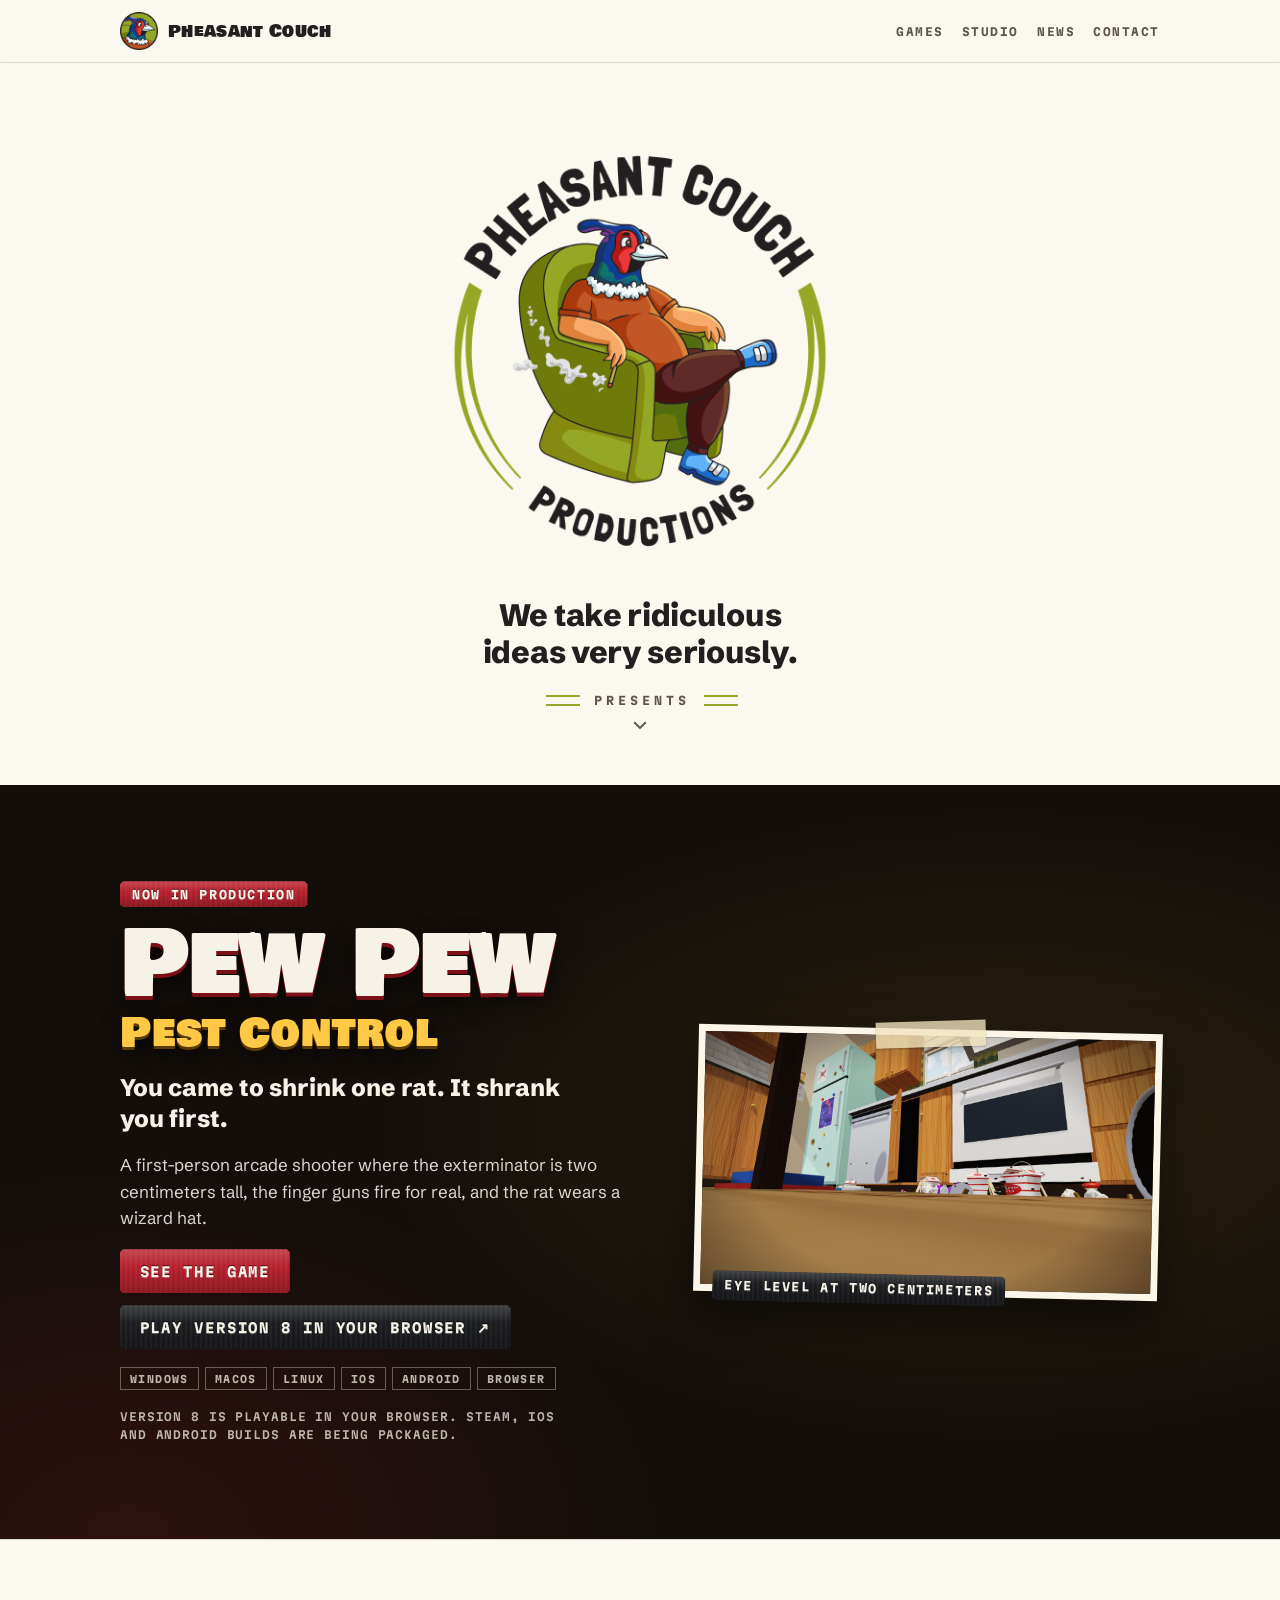
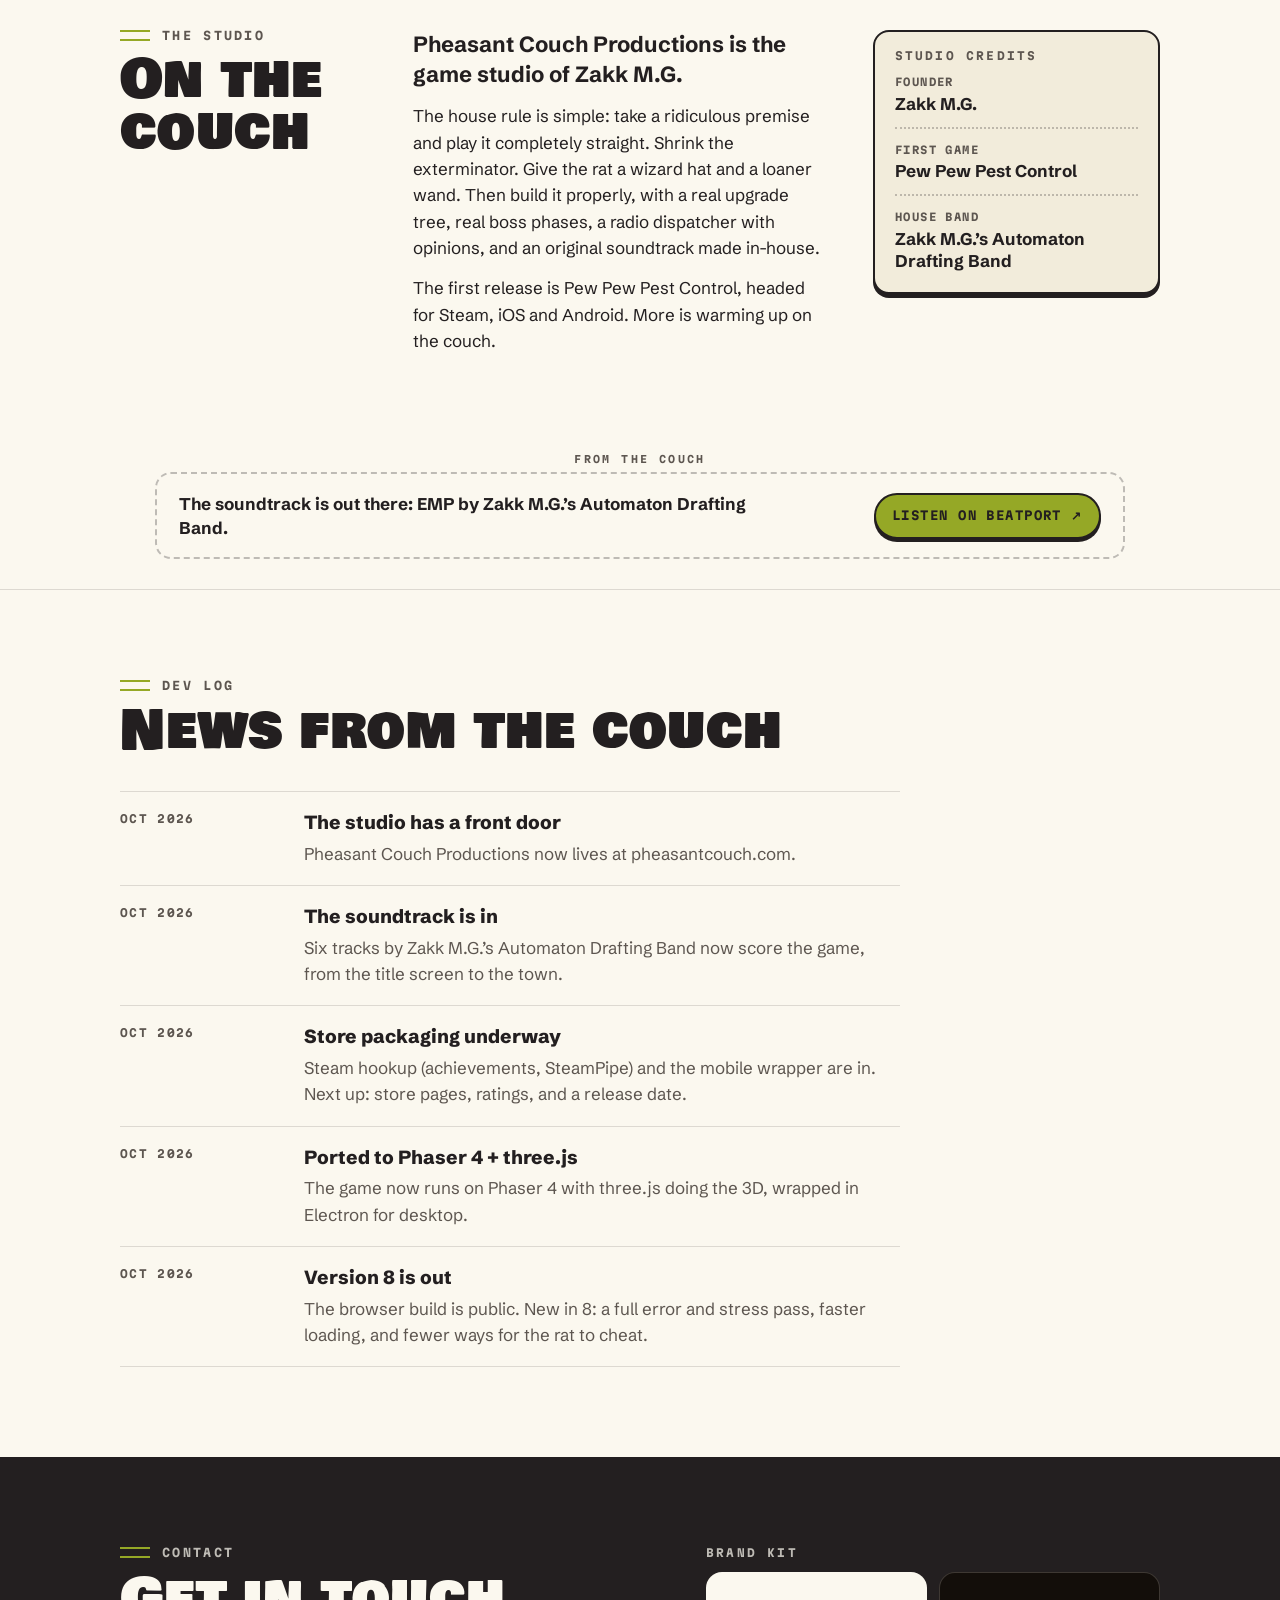
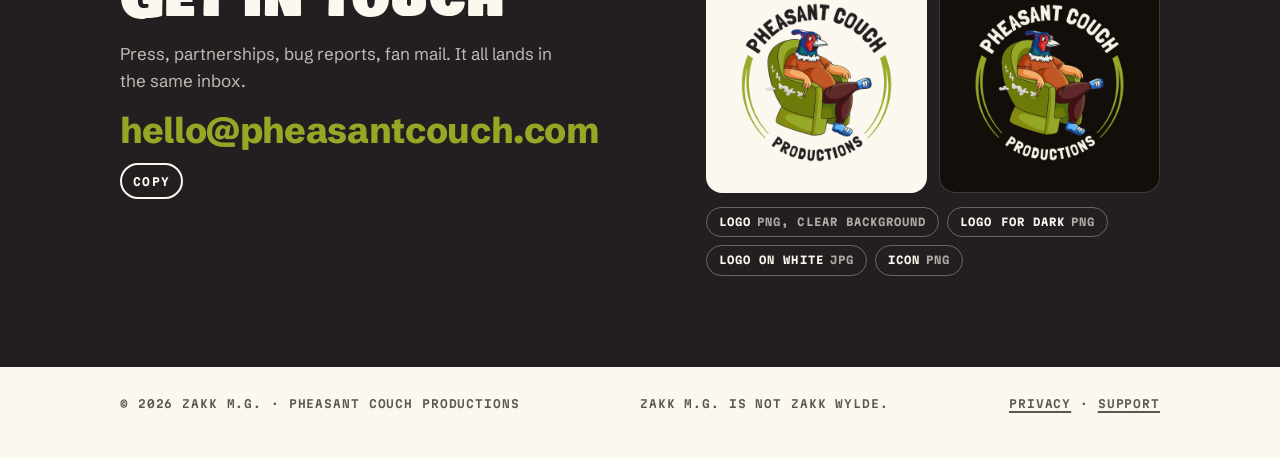
<file: site/index.html>
<!doctype html>
<html lang="en">
<head>
  <meta charset="utf-8">
  <meta name="viewport" content="width=device-width, initial-scale=1, viewport-fit=cover">
  <title>Pheasant Couch Productions</title>
  <meta name="description" content="Pheasant Couch Productions is the game studio of Zakk M.G. Home of Pew Pew Pest Control.">
  <link rel="canonical" href="https://pheasantcouch.com/">

  <!-- What Discord, Steam, iMessage and X show when someone shares the link.
       These have to be written out here (link previews don't read content.js). -->
  <meta property="og:site_name" content="Pheasant Couch Productions">
  <meta property="og:type" content="website">
  <meta property="og:url" content="https://pheasantcouch.com/">
  <meta property="og:title" content="Pheasant Couch Productions">
  <meta property="og:description" content="We take ridiculous ideas very seriously. Home of Pew Pew Pest Control.">
  <meta property="og:image" content="https://pheasantcouch.com/assets/og/og-studio.jpg">
  <meta property="og:image:width" content="1200">
  <meta property="og:image:height" content="630">
  <meta property="og:image:alt" content="The Pheasant Couch Productions logo: a pheasant lounging in a green armchair.">
  <meta name="twitter:card" content="summary_large_image">

  <meta name="theme-color" content="#fbf8ef">
  <link rel="icon" href="favicon.ico" sizes="any">
  <link rel="icon" href="assets/icons/icon-192.png" type="image/png">
  <link rel="apple-touch-icon" href="assets/icons/apple-touch-icon.png">
  <link rel="manifest" href="site.webmanifest">
  <link rel="stylesheet" href="css/style.css">

  <script type="application/ld+json">
  {"@context":"https://schema.org","@type":"Organization","name":"Pheasant Couch Productions","url":"https://pheasantcouch.com/","logo":"https://pheasantcouch.com/assets/brand/download/pheasant-couch-logo.png","founder":{"@type":"Person","name":"Zakk M.G."}}
  </script>

  <!-- Google AdSense. It's on every page. To switch ads off, delete this script from each page and set ads.mode to "off" in content.js. -->
  <script async src="https://pagead2.googlesyndication.com/pagead/js/adsbygoogle.js?client=ca-pub-5125837010207079"
     crossorigin="anonymous"></script>
</head>
<body class="theme-paper" data-page="studio">
<a class="skip" href="#main">Skip to content</a>

<header class="top">
  <div class="wrap">
    <a class="brand" href="index.html"><img src="assets/brand/mark-96.png" alt="" width="38" height="38"><b>Pheasant Couch</b></a>
    <nav aria-label="Main">
      <ul class="nav">
        <li><a href="#games">Games</a></li>
        <li><a href="#studio">Studio</a></li>
        <li><a href="#news">News</a></li>
        <li><a href="#contact">Contact</a></li>
      </ul>
    </nav>
  </div>
</header>

<main id="main">

  <!-- The ident: the logo, the line, and "presents" -->
  <section class="ident" aria-label="Pheasant Couch Productions">
    <div class="wrap">
      <h1><img class="ident-logo" src="assets/brand/logo.png" width="1000" height="1000" alt="Pheasant Couch Productions"></h1>
      <p class="studio-tagline" id="studioTagline"></p>
      <a class="presents" href="#games"><span class="line">presents</span>
        <svg viewBox="0 0 24 24" aria-hidden="true"><path d="M5 9l7 7 7-7" fill="none" stroke="currentColor" stroke-width="2.5" stroke-linecap="round" stroke-linejoin="round"/></svg>
      </a>
    </div>
  </section>

  <!-- The featured game, in its own colors -->
  <section class="feature band-night" id="games" aria-labelledby="featTitle">
    <div class="wrap">
      <div class="feature-copy">
        <span class="tape tape-red">Now in production</span>
        <h2 class="game-title" id="featTitle"><span>Pew Pew</span><span class="sub">Pest Control</span></h2>
        <p class="feature-tagline" id="featTagline"></p>
        <p class="feature-pitch" id="featPitch"></p>
        <div class="actions" id="featActions"></div>
        <div class="chips" id="featChips"></div>
        <p class="status" id="featStatus"></p>
      </div>
      <figure class="shot-card" id="featShot">
        <img id="featImg" src="assets/games/pew-pew-pest-control/screens/kitchen-floor.jpg" alt="" width="1280" height="720">
        <figcaption><span class="tape" id="featCaption"></span></figcaption>
      </figure>
    </div>
  </section>

  <!-- More games: appears by itself once content.js lists a second game -->
  <section class="section" id="more-games" aria-labelledby="moreH" hidden>
    <div class="wrap">
      <div class="sec-head"><div><span class="eyebrow">Games</span><h2 class="h2" id="moreH">More from the couch</h2></div></div>
      <div class="games-grid" id="gamesGrid"></div>
    </div>
  </section>

  <section class="section" id="studio" aria-labelledby="studioH">
    <div class="wrap about-studio">
      <div class="head"><span class="eyebrow">The studio</span><h2 class="h2" id="studioH">On the couch</h2></div>
      <div class="about-copy" id="studioAbout"></div>
      <aside class="credits" id="creditsCard" aria-label="Studio credits">
        <h3>Studio credits</h3>
        <ul id="credits"></ul>
      </aside>
    </div>
  </section>

  <aside class="ad-slot" data-slot="home" hidden>
    <div class="wrap"><span class="ad-label">Advertisement</span><div class="ad-box"></div></div>
  </aside>

  <section class="section" id="news" aria-labelledby="newsH">
    <div class="wrap">
      <div class="sec-head"><div><span class="eyebrow">Dev log</span><h2 class="h2" id="newsH">News from the couch</h2></div></div>
      <ul class="news" id="newsList"></ul>
    </div>
  </section>

  <section class="contact band-ink" id="contact" aria-labelledby="contactH">
    <div class="wrap">
      <div class="contact-copy">
        <span class="eyebrow">Contact</span>
        <h2 class="h2" id="contactH">Get in touch</h2>
        <p class="contact-note">Press, partnerships, bug reports, fan mail. It all lands in the same inbox.</p>
        <p class="email-row"><a class="email-big" data-email-link href="#contact"></a><button class="btn btn-small" type="button" data-copy-email>Copy</button></p>
        <div class="social" id="social"></div>
      </div>
      <div class="brand-kit">
        <h3>Brand kit</h3>
        <div class="kit-tiles">
          <figure class="on-light"><img src="assets/brand/logo-480.png" alt="Logo for light backgrounds" width="480" height="480" loading="lazy"></figure>
          <figure class="on-dark"><img src="assets/brand/logo-reversed-480.png" alt="Logo for dark backgrounds" width="480" height="480" loading="lazy"></figure>
        </div>
        <div class="downloads">
          <a class="dl" href="assets/brand/download/pheasant-couch-logo.png" download>Logo <small>PNG, clear background</small></a>
          <a class="dl" href="assets/brand/download/pheasant-couch-logo-for-dark.png" download>Logo for dark <small>PNG</small></a>
          <a class="dl" href="assets/brand/download/pheasant-couch-logo-on-white.jpg" download>Logo on white <small>JPG</small></a>
          <a class="dl" href="assets/brand/download/pheasant-couch-icon.png" download>Icon <small>PNG</small></a>
        </div>
      </div>
    </div>
  </section>

</main>

<footer class="foot">
  <div class="wrap">
    <p id="copy">&copy; 2026 Zakk M.G. &middot; Pheasant Couch Productions</p>
    <p id="footLine"></p>
    <p><a href="privacy.html">Privacy</a> &middot; <a href="support.html">Support</a></p>
  </div>
</footer>

<script src="content.js"></script>
<script src="js/site.js"></script>
</body>
</html>
</file>
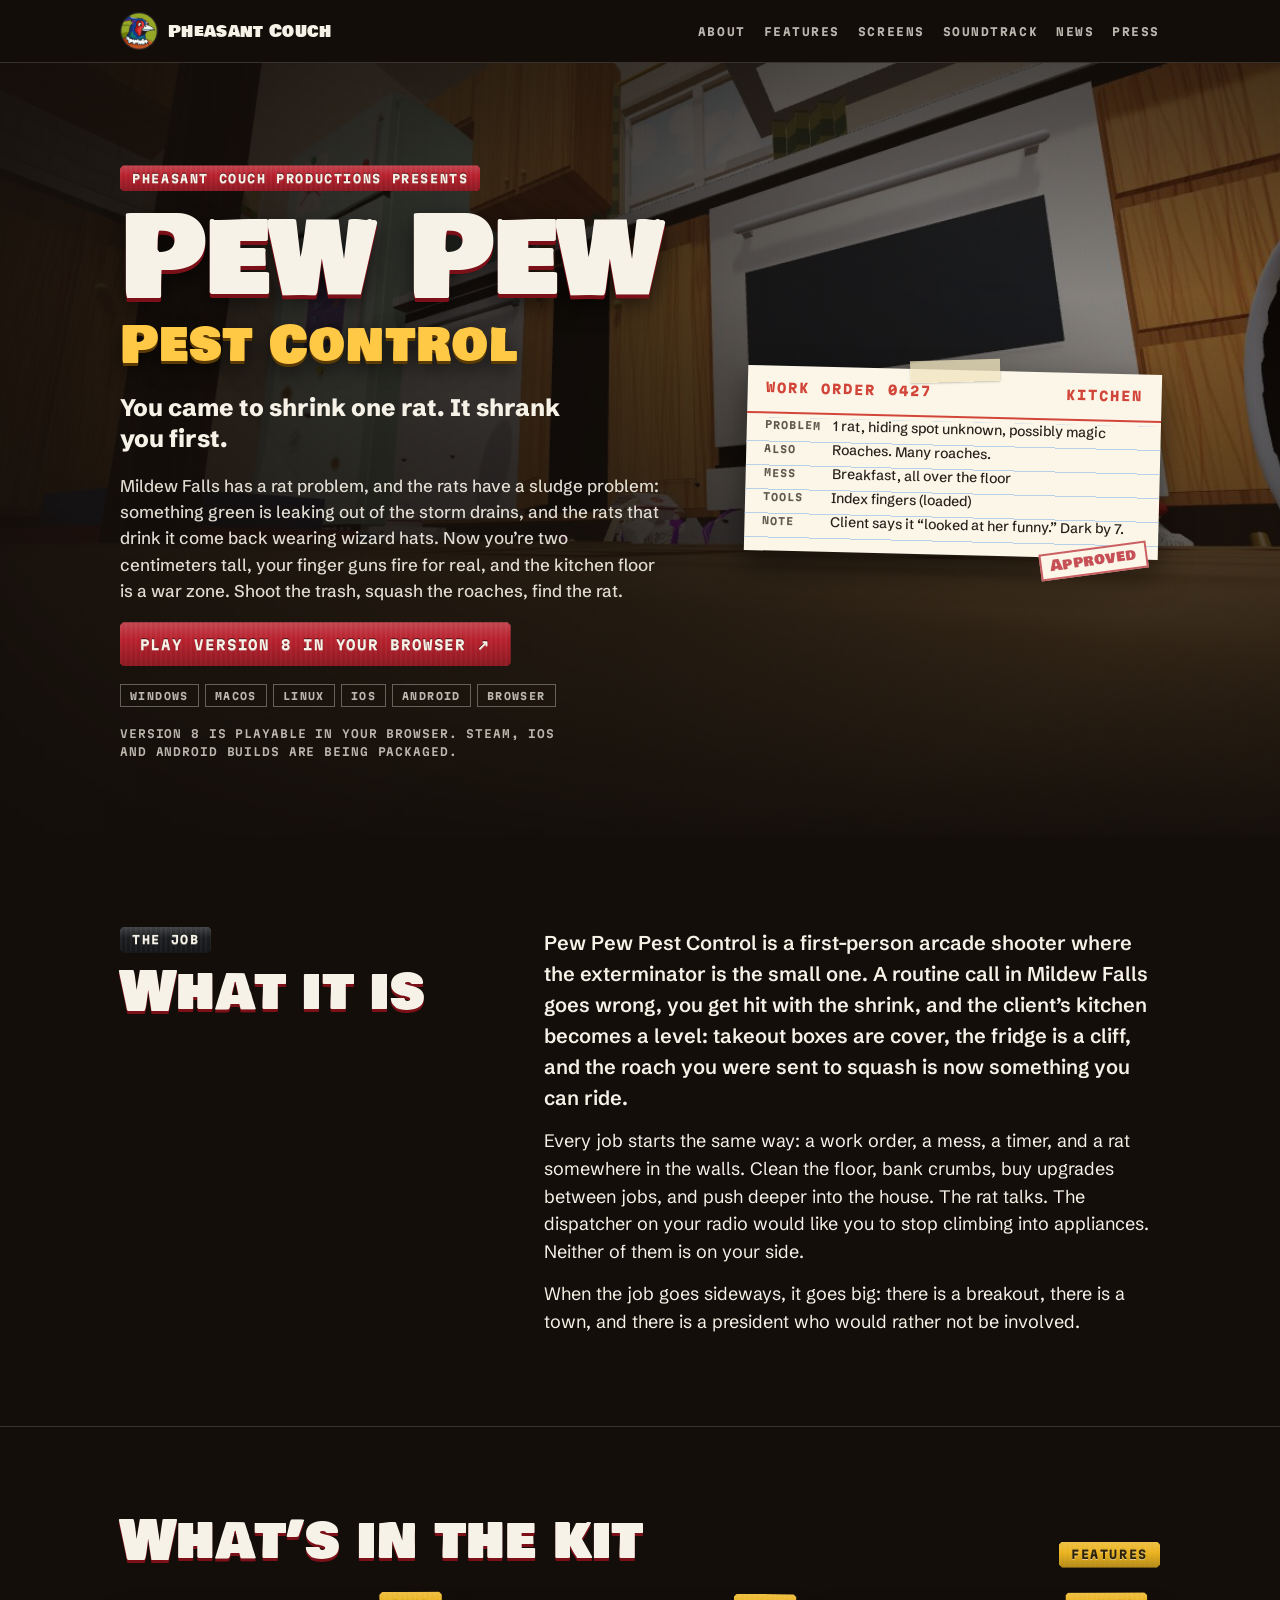
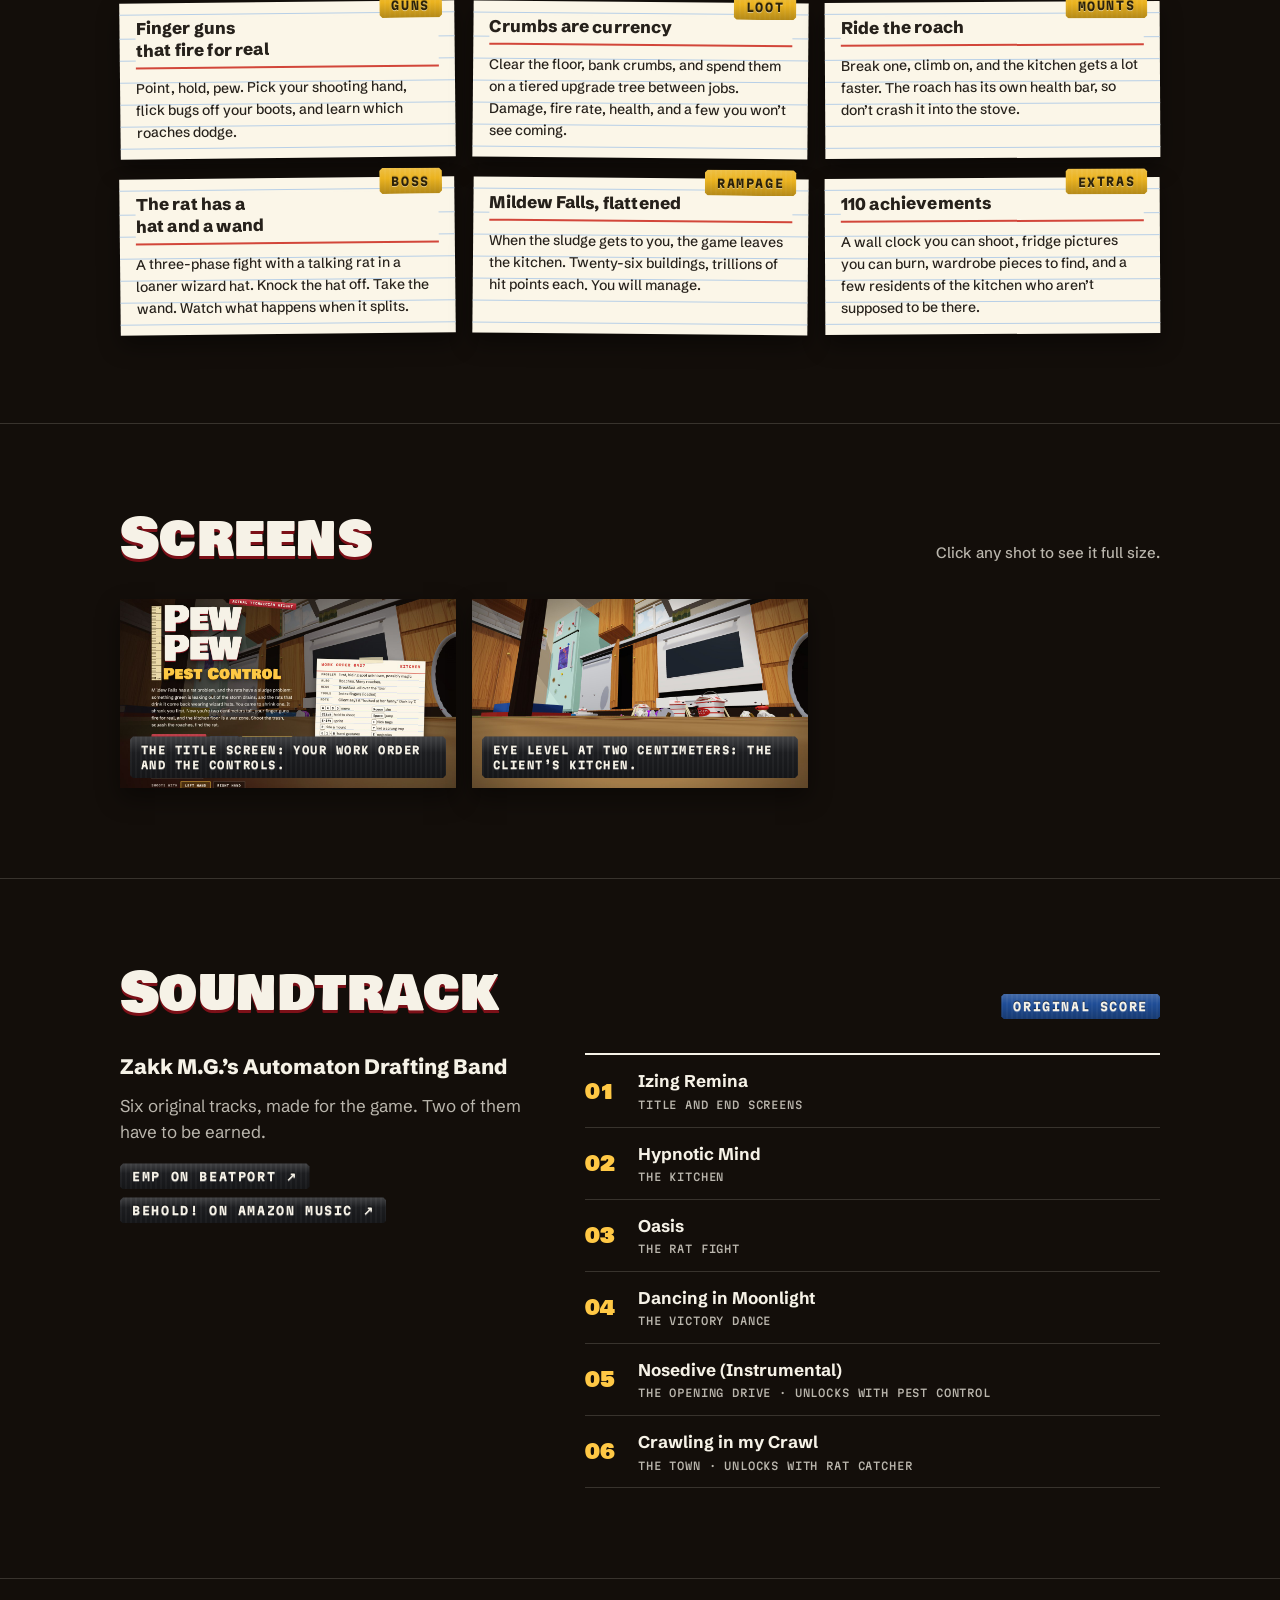
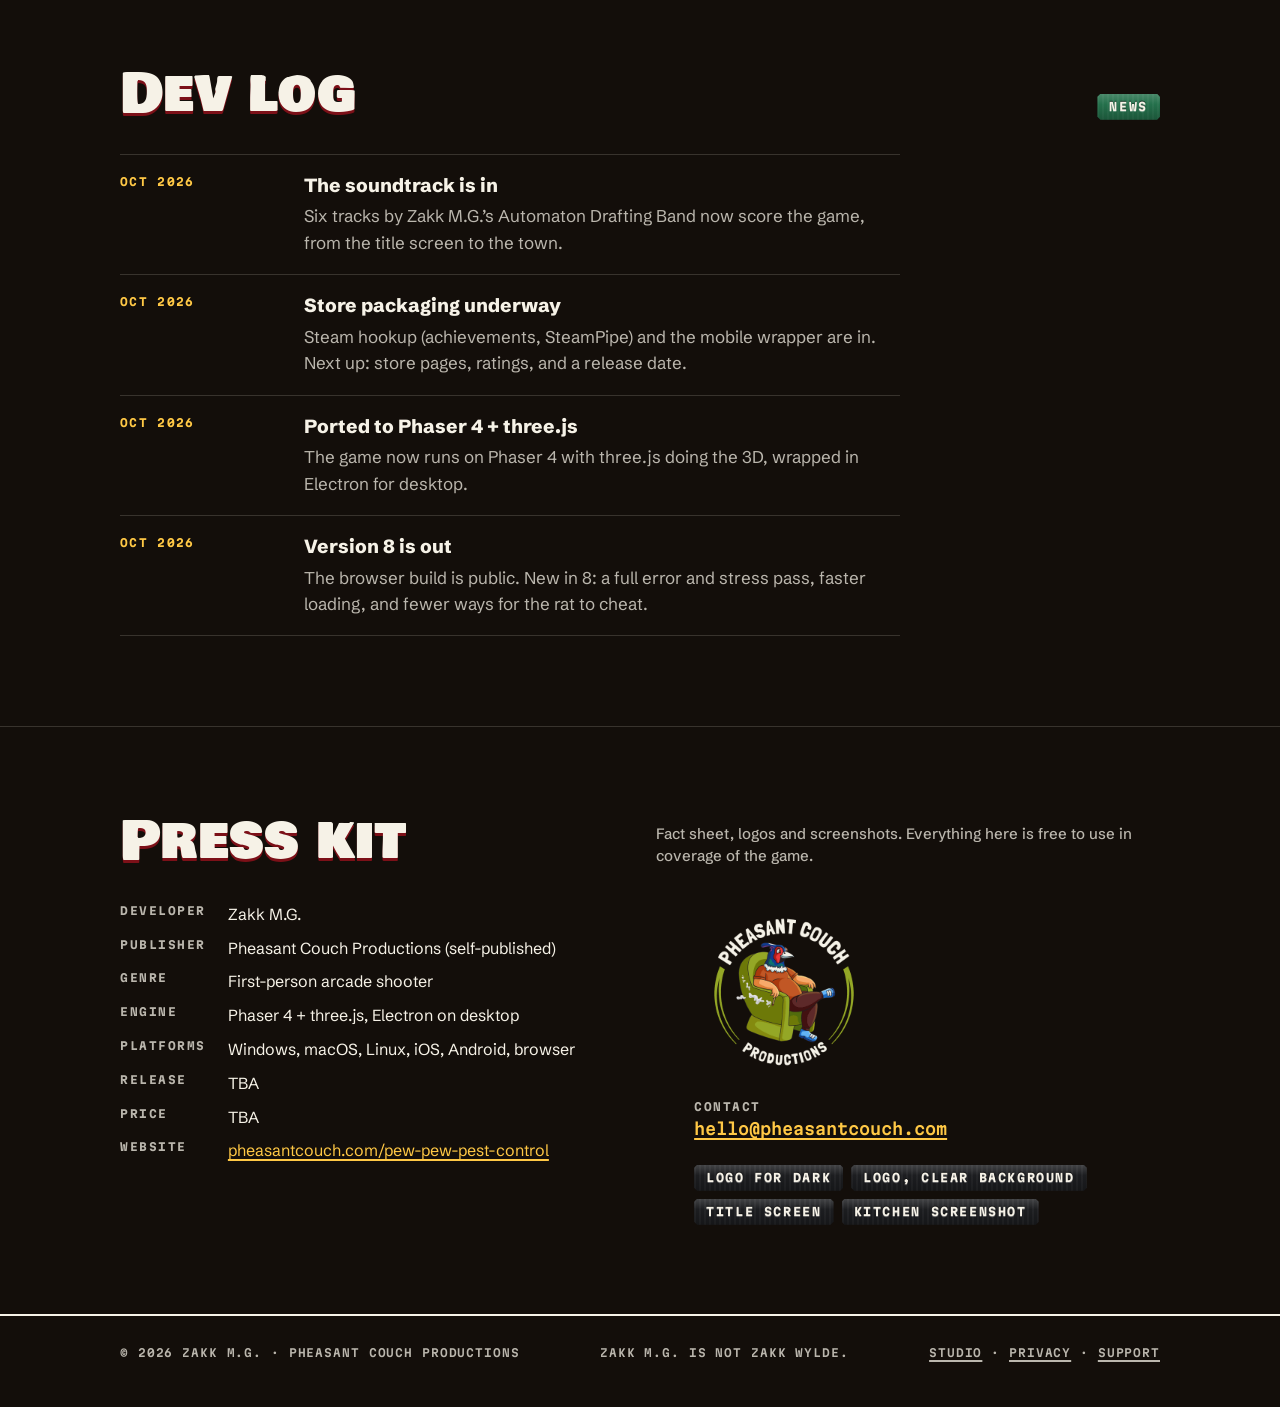
<file: site/pew-pew-pest-control.html>
<!doctype html>
<html lang="en">
<head>
  <meta charset="utf-8">
  <meta name="viewport" content="width=device-width, initial-scale=1, viewport-fit=cover">
  <title>Pew Pew Pest Control | Pheasant Couch Productions</title>
  <meta name="description" content="Pew Pew Pest Control: a first-person arcade shooter where the exterminator is two centimeters tall. By Pheasant Couch Productions.">
  <link rel="canonical" href="https://pheasantcouch.com/pew-pew-pest-control">

  <!-- Link previews (Discord, Steam, iMessage, X). Written out here because
       link previews don't read content.js. -->
  <meta property="og:site_name" content="Pheasant Couch Productions">
  <meta property="og:type" content="website">
  <meta property="og:url" content="https://pheasantcouch.com/pew-pew-pest-control">
  <meta property="og:title" content="Pew Pew Pest Control">
  <meta property="og:description" content="You came to shrink one rat. It shrank you first. A first-person arcade shooter from Pheasant Couch Productions.">
  <meta property="og:image" content="https://pheasantcouch.com/assets/og/og-pew-pew-pest-control.jpg">
  <meta property="og:image:width" content="1200">
  <meta property="og:image:height" content="630">
  <meta property="og:image:alt" content="Pew Pew Pest Control title art over the client's kitchen, seen from two centimeters tall.">
  <meta name="twitter:card" content="summary_large_image">

  <meta name="theme-color" content="#130e0a">
  <link rel="icon" href="favicon.ico" sizes="any">
  <link rel="icon" href="assets/icons/icon-192.png" type="image/png">
  <link rel="apple-touch-icon" href="assets/icons/apple-touch-icon.png">
  <link rel="manifest" href="site.webmanifest">
  <link rel="stylesheet" href="css/style.css">

  <script type="application/ld+json">
  {"@context":"https://schema.org","@type":"VideoGame","name":"Pew Pew Pest Control","url":"https://pheasantcouch.com/pew-pew-pest-control","genre":"First-person shooter","gamePlatform":["Windows","macOS","Linux","iOS","Android","Web browser"],"author":{"@type":"Person","name":"Zakk M.G."},"publisher":{"@type":"Organization","name":"Pheasant Couch Productions","url":"https://pheasantcouch.com/"}}
  </script>

  <!-- Google AdSense. It's on every page. To switch ads off, delete this script from each page and set ads.mode to "off" in content.js. -->
  <script async src="https://pagead2.googlesyndication.com/pagead/js/adsbygoogle.js?client=ca-pub-5125837010207079"
     crossorigin="anonymous"></script>
</head>
<!-- data-game must match this game's slug in content.js -->
<body class="theme-night" data-page="game" data-game="pew-pew-pest-control">
<a class="skip" href="#main">Skip to content</a>

<header class="top">
  <div class="wrap">
    <a class="brand" href="index.html" title="Pheasant Couch Productions home"><img src="assets/brand/mark-96.png" alt="" width="38" height="38"><b>Pheasant Couch</b></a>
    <nav aria-label="Game">
      <ul class="nav">
        <li><a href="#about">About</a></li>
        <li><a href="#features">Features</a></li>
        <li><a href="#screens">Screens</a></li>
        <li><a href="#soundtrack">Soundtrack</a></li>
        <li><a href="#news">News</a></li>
        <li><a href="#press">Press</a></li>
      </ul>
    </nav>
  </div>
</header>

<main id="main">

  <section class="hero" aria-labelledby="gameTitle">
    <div class="hero-bg" id="heroBg" aria-hidden="true"></div>
    <div class="wrap">
      <div class="hero-main">
        <span class="tape tape-red" id="kicker">Pheasant Couch Productions presents</span>
        <h1 class="game-title" id="gameTitle"><span>Pew Pew</span><span class="sub">Pest Control</span></h1>
        <p class="tagline" id="gameTagline"></p>
        <p class="lede" id="gameLede"></p>
        <div class="actions" id="gameActions"></div>
        <div class="chips" id="gameChips"></div>
        <p class="status" id="gameStatus"></p>
      </div>
      <aside class="ticket" id="ticket" aria-label="Work order">
        <h2><span id="woNumber">Work order</span><span id="woRoom"></span></h2>
        <dl id="woLines"></dl>
        <span class="stamp" id="woStamp"></span>
      </aside>
    </div>
  </section>

  <section class="section" id="about" aria-labelledby="aboutH">
    <div class="wrap about-game">
      <div class="head"><span class="tape">The job</span><h2 class="h2" id="aboutH">What it is</h2></div>
      <div class="copy" id="gameAbout"></div>
    </div>
  </section>

  <section class="section" id="features" aria-labelledby="featuresH">
    <div class="wrap">
      <div class="sec-head"><h2 class="h2" id="featuresH">What&rsquo;s in the kit</h2><span class="tape tape-yellow">Features</span></div>
      <div class="cards" id="cards"></div>
    </div>
  </section>

  <aside class="ad-slot" data-slot="game" hidden>
    <div class="wrap"><span class="ad-label">Advertisement</span><div class="ad-box"></div></div>
  </aside>

  <section class="section" id="screens" aria-labelledby="screensH">
    <div class="wrap">
      <div class="sec-head"><h2 class="h2" id="screensH">Screens</h2><p class="sec-note">Click any shot to see it full size.</p></div>
      <div class="shots" id="shots"></div>
    </div>
  </section>

  <section class="section" id="soundtrack" aria-labelledby="stH">
    <div class="wrap">
      <div class="sec-head"><h2 class="h2" id="stH">Soundtrack</h2><span class="tape tape-blue">Original score</span></div>
      <div class="sound">
        <div class="sound-copy">
          <h3 id="stArtist"></h3>
          <p id="stBlurb"></p>
          <div class="sound-more" id="stMore"></div>
        </div>
        <ol class="tracks" id="tracks"></ol>
      </div>
    </div>
  </section>

  <section class="section" id="news" aria-labelledby="newsH">
    <div class="wrap">
      <div class="sec-head"><h2 class="h2" id="newsH">Dev log</h2><span class="tape tape-green">News</span></div>
      <ul class="news" id="gameNews"></ul>
    </div>
  </section>

  <section class="section" id="press" aria-labelledby="pressH">
    <div class="wrap">
      <div class="sec-head"><h2 class="h2" id="pressH">Press kit</h2><p class="sec-note">Fact sheet, logos and screenshots. Everything here is free to use in coverage of the game.</p></div>
      <div class="press">
        <dl class="facts" id="facts"></dl>
        <div class="press-side">
          <img class="logo-dark" src="assets/brand/logo-reversed-480.png" alt="Pheasant Couch Productions logo" width="480" height="480" loading="lazy">
          <p class="contact-line"><b>Contact</b><a data-email-link href="#press"></a></p>
          <div class="sound-more">
            <a class="tape" href="assets/brand/download/pheasant-couch-logo-for-dark.png" download>Logo for dark</a>
            <a class="tape" href="assets/brand/download/pheasant-couch-logo.png" download>Logo, clear background</a>
            <a class="tape" href="assets/games/pew-pew-pest-control/screens/title-screen.jpg" download>Title screen</a>
            <a class="tape" href="assets/games/pew-pew-pest-control/screens/kitchen-floor.jpg" download>Kitchen screenshot</a>
          </div>
        </div>
      </div>
    </div>
  </section>

</main>

<footer class="foot">
  <div class="wrap">
    <p id="copy">&copy; 2026 Zakk M.G. &middot; Pheasant Couch Productions</p>
    <p id="footLine"></p>
    <p><a href="index.html">Studio</a> &middot; <a href="privacy.html">Privacy</a> &middot; <a href="support.html">Support</a></p>
  </div>
</footer>

<script src="content.js"></script>
<script src="js/site.js"></script>
</body>
</html>
</file>
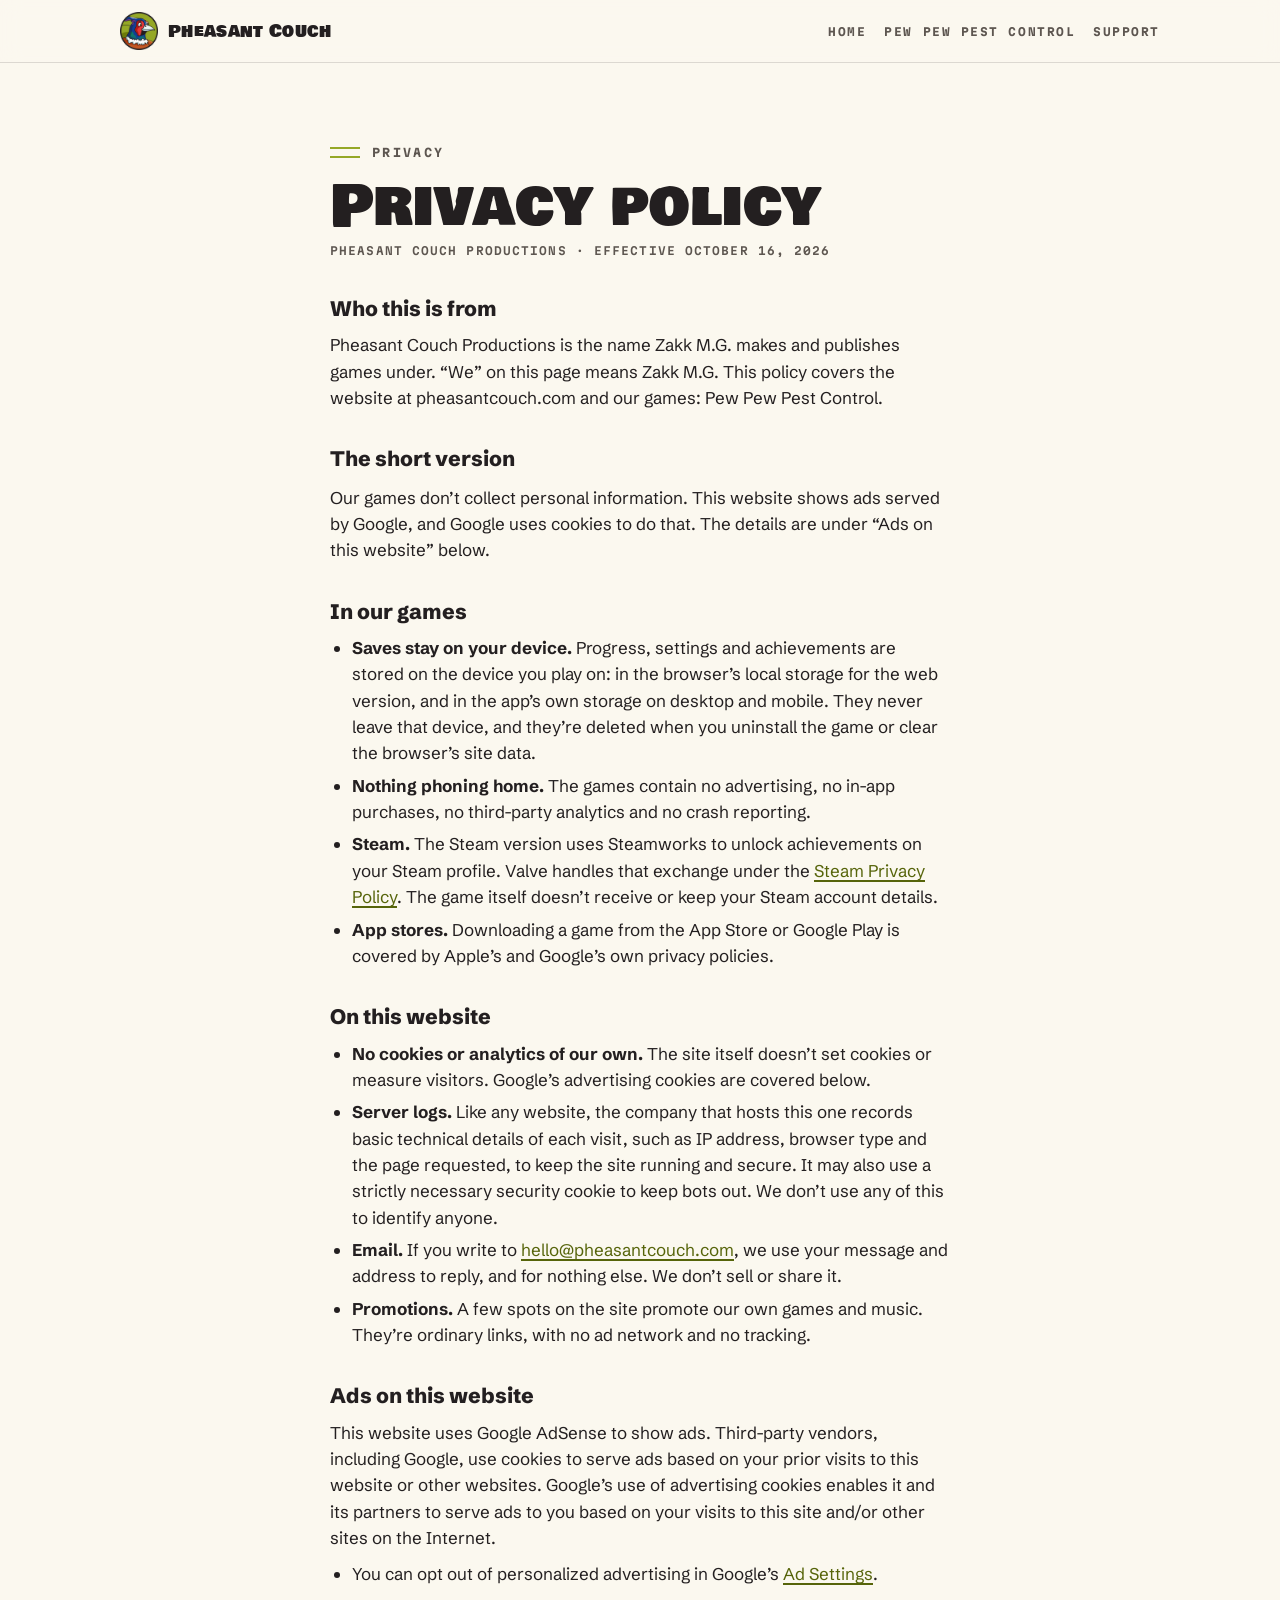
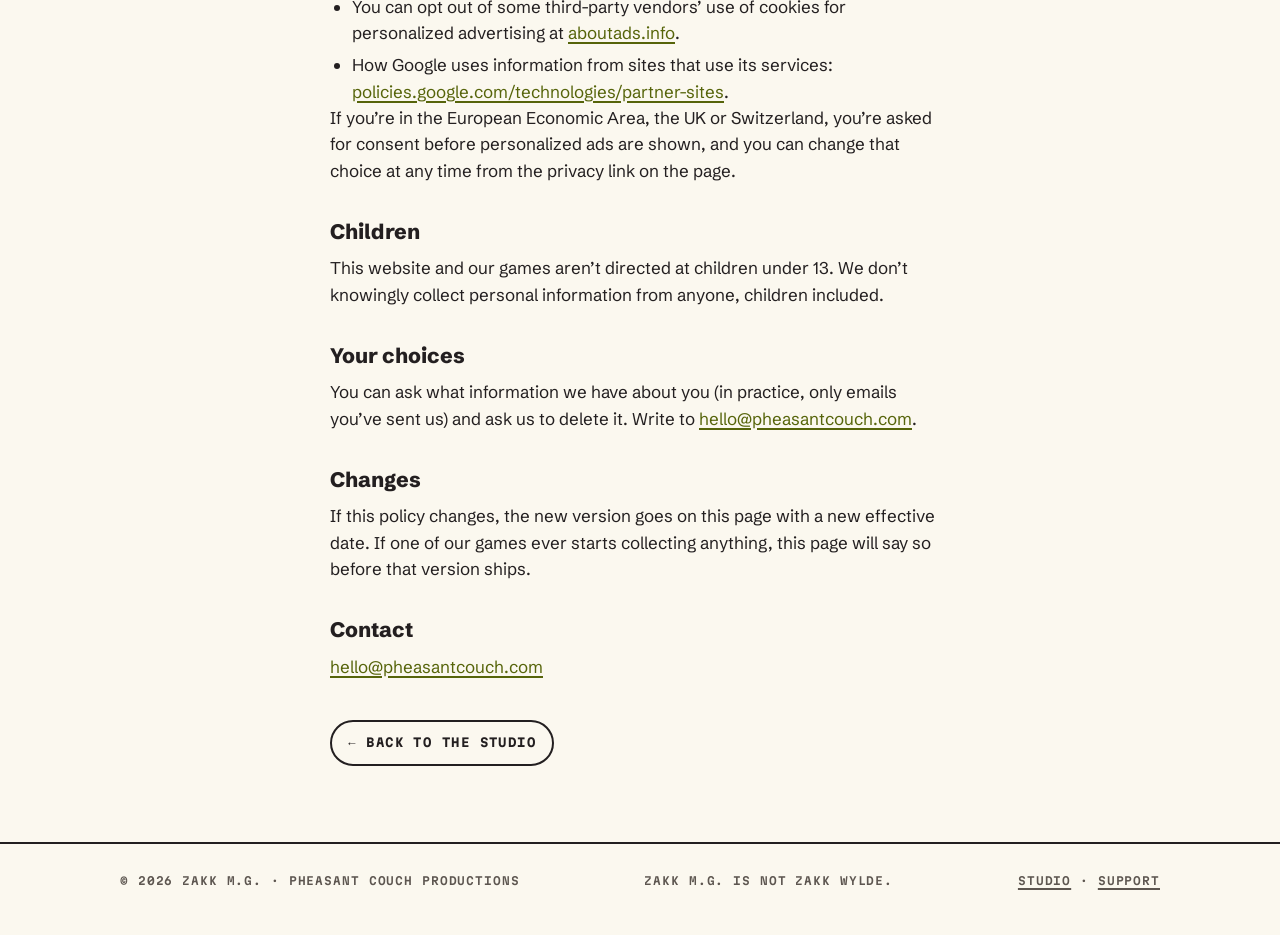
<file: site/privacy.html>
<!doctype html>
<html lang="en">
<head>
  <meta charset="utf-8">
  <meta name="viewport" content="width=device-width, initial-scale=1, viewport-fit=cover">
  <title>Privacy policy | Pheasant Couch Productions</title>
  <meta name="description" content="How Pheasant Couch Productions handles information on pheasantcouch.com and in its games.">
  <link rel="canonical" href="https://pheasantcouch.com/privacy">
  <meta name="theme-color" content="#fbf8ef">
  <link rel="icon" href="favicon.ico" sizes="any">
  <link rel="apple-touch-icon" href="assets/icons/apple-touch-icon.png">
  <link rel="stylesheet" href="css/style.css">

  <!-- Google AdSense. It's on every page. To switch ads off, delete this script from each page and set ads.mode to "off" in content.js. -->
  <script async src="https://pagead2.googlesyndication.com/pagead/js/adsbygoogle.js?client=ca-pub-5125837010207079"
     crossorigin="anonymous"></script>
</head>
<body class="theme-paper" data-page="doc">
<a class="skip" href="#main">Skip to content</a>

<header class="top">
  <div class="wrap">
    <a class="brand" href="index.html"><img src="assets/brand/mark-96.png" alt="" width="38" height="38"><b>Pheasant Couch</b></a>
    <nav aria-label="Main">
      <ul class="nav">
        <li><a href="index.html">Home</a></li>
        <li><a href="pew-pew-pest-control.html">Pew Pew Pest Control</a></li>
        <li><a href="support.html">Support</a></li>
      </ul>
    </nav>
  </div>
</header>

<!--
  App Store Connect and Google Play both ask for a privacy policy URL:
  use https://pheasantcouch.com/privacy

  The email address on this page comes from content.js. The "Ads" wording
  switches by itself to match the ads mode in content.js. Everything else
  is plain text: edit it here. Change the effective date when you do.
  If a game ever adds analytics, ads, accounts or crash reporting,
  update "In our games" before that version ships.
-->
<main id="main" class="page">
  <div class="wrap doc">
    <span class="eyebrow">Privacy</span>
    <h1>Privacy policy</h1>
    <p class="meta">Pheasant Couch Productions &middot; Effective October 16, 2026</p>

    <h2>Who this is from</h2>
    <p>Pheasant Couch Productions is the name <span data-fill="founder">Zakk M.G.</span> makes and publishes games under. &ldquo;We&rdquo; on this page means Zakk M.G. This policy covers the website at <span data-fill="domain">pheasantcouch.com</span> and our games: <span data-fill="games">Pew Pew Pest Control</span>.</p>

    <h2>The short version</h2>
    <p data-ads-mode="off house">We don&rsquo;t collect personal information. There are no accounts, no analytics, no tracking cookies and no advertising trackers, on this site or in our games.</p>
    <p data-ads-mode="adsense" hidden>Our games don&rsquo;t collect personal information. This website shows ads served by Google, and Google uses cookies to do that. The details are under &ldquo;Ads on this website&rdquo; below.</p>

    <h2>In our games</h2>
    <ul>
      <li><strong>Saves stay on your device.</strong> Progress, settings and achievements are stored on the device you play on: in the browser&rsquo;s local storage for the web version, and in the app&rsquo;s own storage on desktop and mobile. They never leave that device, and they&rsquo;re deleted when you uninstall the game or clear the browser&rsquo;s site data.</li>
      <li><strong>Nothing phoning home.</strong> The games contain no advertising, no in-app purchases, no third-party analytics and no crash reporting.</li>
      <li><strong>Steam.</strong> The Steam version uses Steamworks to unlock achievements on your Steam profile. Valve handles that exchange under the <a href="https://store.steampowered.com/privacy_agreement/">Steam Privacy Policy</a>. The game itself doesn&rsquo;t receive or keep your Steam account details.</li>
      <li><strong>App stores.</strong> Downloading a game from the App Store or Google Play is covered by Apple&rsquo;s and Google&rsquo;s own privacy policies.</li>
    </ul>

    <h2>On this website</h2>
    <ul>
      <li><strong>No cookies or analytics of our own.</strong> The site itself doesn&rsquo;t set cookies or measure visitors.<span data-ads-mode="adsense" hidden> Google&rsquo;s advertising cookies are covered below.</span></li>
      <li><strong>Server logs.</strong> Like any website, the company that hosts this one records basic technical details of each visit, such as IP address, browser type and the page requested, to keep the site running and secure. It may also use a strictly necessary security cookie to keep bots out. We don&rsquo;t use any of this to identify anyone.</li>
      <li><strong>Email.</strong> If you write to <a data-email-link href="#contact"></a>, we use your message and address to reply, and for nothing else. We don&rsquo;t sell or share it.</li>
      <li data-house-promos hidden><strong>Promotions.</strong> A few spots on the site promote our own games and music. They&rsquo;re ordinary links, with no ad network and no tracking.</li>
    </ul>

    <section data-ads-mode="adsense" hidden>
      <h2>Ads on this website</h2>
      <p>This website uses Google AdSense to show ads. Third-party vendors, including Google, use cookies to serve ads based on your prior visits to this website or other websites. Google&rsquo;s use of advertising cookies enables it and its partners to serve ads to you based on your visits to this site and/or other sites on the Internet.</p>
      <ul>
        <li>You can opt out of personalized advertising in Google&rsquo;s <a href="https://adssettings.google.com/">Ad Settings</a>.</li>
        <li>You can opt out of some third-party vendors&rsquo; use of cookies for personalized advertising at <a href="https://www.aboutads.info/choices/">aboutads.info</a>.</li>
        <li>How Google uses information from sites that use its services: <a href="https://policies.google.com/technologies/partner-sites">policies.google.com/technologies/partner-sites</a>.</li>
      </ul>
      <p>If you&rsquo;re in the European Economic Area, the UK or Switzerland, you&rsquo;re asked for consent before personalized ads are shown, and you can change that choice at any time from the privacy link on the page.</p>
    </section>

    <h2>Children</h2>
    <p>This website and our games aren&rsquo;t directed at children under 13. We don&rsquo;t knowingly collect personal information from anyone, children included.</p>

    <h2>Your choices</h2>
    <p>You can ask what information we have about you (in practice, only emails you&rsquo;ve sent us) and ask us to delete it. Write to <a data-email-link href="#contact"></a>.</p>

    <h2>Changes</h2>
    <p>If this policy changes, the new version goes on this page with a new effective date. If one of our games ever starts collecting anything, this page will say so before that version ships.</p>

    <h2 id="contact">Contact</h2>
    <p><a data-email-link href="#contact"></a></p>

    <p class="back"><a class="btn" href="index.html">&larr; Back to the studio</a></p>
  </div>
</main>

<footer class="foot">
  <div class="wrap">
    <p id="copy">&copy; 2026 Zakk M.G. &middot; Pheasant Couch Productions</p>
    <p id="footLine"></p>
    <p><a href="index.html">Studio</a> &middot; <a href="support.html">Support</a></p>
  </div>
</footer>

<script src="content.js"></script>
<script src="js/site.js"></script>
</body>
</html>
</file>
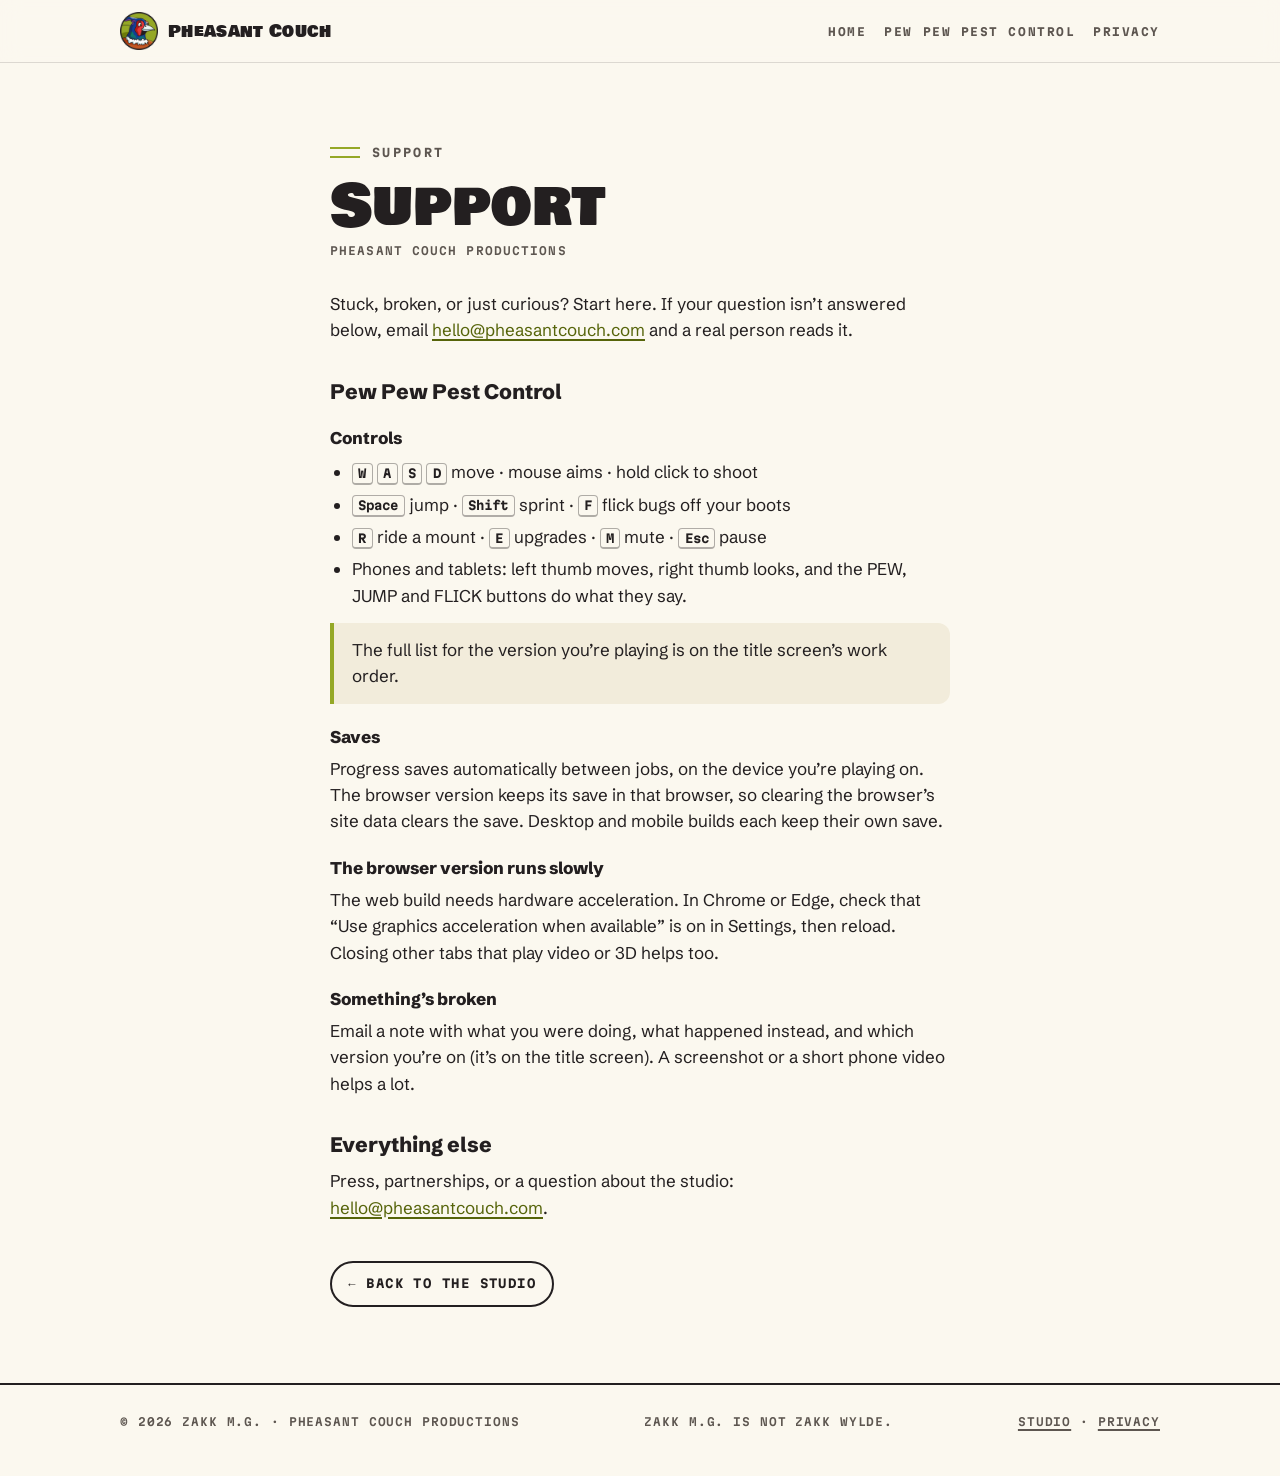
<file: site/support.html>
<!doctype html>
<html lang="en">
<head>
  <meta charset="utf-8">
  <meta name="viewport" content="width=device-width, initial-scale=1, viewport-fit=cover">
  <title>Support | Pheasant Couch Productions</title>
  <meta name="description" content="Help with Pew Pew Pest Control: controls, saves, performance, and how to report a bug.">
  <link rel="canonical" href="https://pheasantcouch.com/support">
  <meta name="theme-color" content="#fbf8ef">
  <link rel="icon" href="favicon.ico" sizes="any">
  <link rel="apple-touch-icon" href="assets/icons/apple-touch-icon.png">
  <link rel="stylesheet" href="css/style.css">

  <!-- Google AdSense. It's on every page. To switch ads off, delete this script from each page and set ads.mode to "off" in content.js. -->
  <script async src="https://pagead2.googlesyndication.com/pagead/js/adsbygoogle.js?client=ca-pub-5125837010207079"
     crossorigin="anonymous"></script>
</head>
<body class="theme-paper" data-page="doc">
<a class="skip" href="#main">Skip to content</a>

<header class="top">
  <div class="wrap">
    <a class="brand" href="index.html"><img src="assets/brand/mark-96.png" alt="" width="38" height="38"><b>Pheasant Couch</b></a>
    <nav aria-label="Main">
      <ul class="nav">
        <li><a href="index.html">Home</a></li>
        <li><a href="pew-pew-pest-control.html">Pew Pew Pest Control</a></li>
        <li><a href="privacy.html">Privacy</a></li>
      </ul>
    </nav>
  </div>
</header>

<!--
  The App Store asks for a support URL: use https://pheasantcouch.com/support
  The email address fills in from content.js. Everything else is plain text:
  edit it here, especially the controls if they change in a new version.
-->
<main id="main" class="page">
  <div class="wrap doc">
    <span class="eyebrow">Support</span>
    <h1>Support</h1>
    <p class="meta">Pheasant Couch Productions</p>
    <p>Stuck, broken, or just curious? Start here. If your question isn&rsquo;t answered below, email <a data-email-link href="#contact"></a> and a real person reads it.</p>

    <h2>Pew Pew Pest Control</h2>

    <h3>Controls</h3>
    <ul>
      <li><kbd>W</kbd> <kbd>A</kbd> <kbd>S</kbd> <kbd>D</kbd> move &middot; mouse aims &middot; hold click to shoot</li>
      <li><kbd>Space</kbd> jump &middot; <kbd>Shift</kbd> sprint &middot; <kbd>F</kbd> flick bugs off your boots</li>
      <li><kbd>R</kbd> ride a mount &middot; <kbd>E</kbd> upgrades &middot; <kbd>M</kbd> mute &middot; <kbd>Esc</kbd> pause</li>
      <li>Phones and tablets: left thumb moves, right thumb looks, and the PEW, JUMP and FLICK buttons do what they say.</li>
    </ul>
    <p class="callout">The full list for the version you&rsquo;re playing is on the title screen&rsquo;s work order.</p>

    <h3>Saves</h3>
    <p>Progress saves automatically between jobs, on the device you&rsquo;re playing on. The browser version keeps its save in that browser, so clearing the browser&rsquo;s site data clears the save. Desktop and mobile builds each keep their own save.</p>

    <h3>The browser version runs slowly</h3>
    <p>The web build needs hardware acceleration. In Chrome or Edge, check that &ldquo;Use graphics acceleration when available&rdquo; is on in Settings, then reload. Closing other tabs that play video or 3D helps too.</p>

    <h3>Something&rsquo;s broken</h3>
    <p>Email a note with what you were doing, what happened instead, and which version you&rsquo;re on (it&rsquo;s on the title screen). A screenshot or a short phone video helps a lot.</p>

    <h2 id="contact">Everything else</h2>
    <p>Press, partnerships, or a question about the studio: <a data-email-link href="#contact"></a>.</p>

    <p class="back"><a class="btn" href="index.html">&larr; Back to the studio</a></p>
  </div>
</main>

<footer class="foot">
  <div class="wrap">
    <p id="copy">&copy; 2026 Zakk M.G. &middot; Pheasant Couch Productions</p>
    <p id="footLine"></p>
    <p><a href="index.html">Studio</a> &middot; <a href="privacy.html">Privacy</a></p>
  </div>
</footer>

<script src="content.js"></script>
<script src="js/site.js"></script>
</body>
</html>
</file>
<file: site/css/style.css>
/* =====================================================================
   PHEASANTCOUCH.COM: STYLES
   The colors and fonts are the variables in the :root block below.
   Change a value there and every page follows. The rest is layout.
   ===================================================================== */

@font-face { font-family: "Bowlby One SC"; src: url("../assets/fonts/bowlby-one-sc.woff2") format("woff2"); font-display: swap; }
@font-face { font-family: "Martian Mono"; font-weight: 100 800; src: url("../assets/fonts/martian-mono.woff2") format("woff2"); font-display: swap; }
@font-face { font-family: "Schibsted Grotesk"; font-weight: 400 900; src: url("../assets/fonts/schibsted-grotesk.woff2") format("woff2"); font-display: swap; }
@font-face { font-family: "Schibsted Grotesk"; font-style: italic; font-weight: 400 900; src: url("../assets/fonts/schibsted-grotesk-italic.woff2") format("woff2"); font-display: swap; }

/* Layout: a studio ident on warm paper (the logo's own ground), then the featured game as a dark
   "feature presentation" band in that game's colors, then the studio's credits, news and contact.
   Game pages switch the whole page to the game's night palette. */
:root {
  /* Pheasant Couch: sampled from the logo */
  --ink: #231f20;          /* the lettering */
  --olive: #95a826;        /* the twin arcs */
  --olive-deep: #56640a;   /* olive dark enough to read as text on paper */
  --chair: #6e7c09;        /* the chair's shadow side */
  --shirt: #c15725;        /* the orange tee */
  --plum: #5e2a2a;         /* the trousers */
  --shoe: #2e59c6;         /* the sneakers */
  --paper: #fbf8ef;        /* the warm white the logo sits on */
  --paper-2: #f2ecdb;      /* a shade deeper, for panels */
  --cream: #f6f2e7;

  /* Pew Pew Pest Control: from the game's own HUD */
  --night: #130e0a;
  --night-2: #1d1511;
  --tape-black: #1c1d20;
  --tape-red: #b7212d;
  --tape-blue: #1f4d96;
  --tape-green: #24704b;
  --tape-yellow: #ebb31f;
  --crumb: #ffc845;
  --card: #fbf6e8;
  --card-rule: #d2463a;
  --card-line: #b7cfe7;
  --card-ink: #26211b;
  --card-ink-soft: #62594e;

  --font-display: "Bowlby One SC", "Arial Black", Impact, sans-serif;
  --font-label: "Martian Mono", ui-monospace, "SF Mono", Menlo, Consolas, monospace;
  --font-body: "Schibsted Grotesk", system-ui, -apple-system, "Segoe UI", Roboto, sans-serif;

  --wrap: 1120px;
  --gutter: clamp(16px, 4vw, 40px);
}

/* Themes. Studio pages wear paper; game pages and the featured-game band wear night. */
.theme-paper, .band-paper {
  --bg: var(--paper); --bg-2: var(--paper-2); --fg: var(--ink); --fg-soft: #5d5650;
  --line: rgba(35, 31, 32, .14); --link: var(--olive-deep); --focus: var(--olive-deep); --h-shadow: none;
  color-scheme: light;
}
.theme-night, .band-night {
  --bg: var(--night); --bg-2: var(--night-2); --fg: var(--cream); --fg-soft: rgba(246, 242, 231, .74);
  --line: rgba(246, 242, 231, .16); --link: var(--crumb); --focus: var(--crumb); --h-shadow: 0 3px 0 #7c1018;
  color-scheme: dark;
}
.band-ink {
  --bg: var(--ink); --bg-2: #2f2a2b; --fg: var(--paper); --fg-soft: rgba(251, 248, 239, .72);
  --line: rgba(251, 248, 239, .18); --link: var(--olive); --focus: var(--olive); --h-shadow: none;
  color-scheme: dark;
}
.band-paper, .band-night, .band-ink { background: var(--bg); color: var(--fg); }

/* ---------- base ---------- */
* { box-sizing: border-box; }
html { scroll-behavior: smooth; -webkit-text-size-adjust: 100%; scroll-padding-top: 76px; }
body { margin: 0; background: var(--bg); color: var(--fg); font-family: var(--font-body); font-size: 17px; line-height: 1.55; -webkit-font-smoothing: antialiased; }
img { max-width: 100%; height: auto; display: block; }
a { color: var(--link); text-underline-offset: 3px; text-decoration-thickness: 1.5px; }
a:focus-visible, button:focus-visible { outline: 3px solid var(--focus); outline-offset: 3px; border-radius: 3px; }
h1, h2, h3 { text-wrap: balance; }
p { margin: 0; }
[hidden] { display: none !important; }
.wrap { max-width: var(--wrap); margin: 0 auto; padding-inline: var(--gutter); }
.sr-only { position: absolute; width: 1px; height: 1px; overflow: hidden; clip: rect(0 0 0 0); white-space: nowrap; }
.skip { position: absolute; left: 12px; top: -60px; z-index: 100; padding: 10px 14px; background: var(--ink); color: var(--paper); font: 700 12px/1 var(--font-label); text-decoration: none; }
.skip:focus { top: 12px; }
.config-error { position: sticky; top: 0; z-index: 200; padding: 14px var(--gutter); background: #b7212d; color: #fff; font: 600 15px/1.45 var(--font-body); }
.config-error code { font-family: var(--font-label); font-size: 13px; }

/* ---------- top bar ---------- */
.top { position: sticky; top: 0; z-index: 30; background: color-mix(in srgb, var(--bg) 88%, transparent); -webkit-backdrop-filter: blur(10px); backdrop-filter: blur(10px); border-bottom: 1px solid var(--line); }
.top .wrap { display: flex; align-items: center; justify-content: space-between; gap: 16px; min-height: 62px; }
.brand { display: inline-flex; align-items: center; gap: 10px; color: var(--fg); text-decoration: none; min-width: 0; }
.brand img { width: 38px; height: 38px; flex: none; }
.brand b { font: 400 17px/1 var(--font-display); letter-spacing: .02em; white-space: nowrap; }
.nav { display: flex; flex-wrap: wrap; justify-content: flex-end; gap: 2px 18px; margin: 0; padding: 0; list-style: none; }
.nav a { font: 700 11px/1 var(--font-label); letter-spacing: .14em; text-transform: uppercase; color: var(--fg-soft); text-decoration: none; padding: 8px 0; display: inline-block; }
.nav a:hover { color: var(--fg); }
@media (max-width: 680px) {
  .top .wrap { flex-wrap: wrap; padding-block: 8px; gap: 4px 16px; }
  .nav { width: 100%; justify-content: flex-start; gap: 0 14px; }
}

/* ---------- shared bits ---------- */
.eyebrow { display: inline-flex; align-items: center; gap: 12px; font: 700 11.5px/1 var(--font-label); letter-spacing: .2em; text-transform: uppercase; color: var(--fg-soft); }
.eyebrow::before { content: ""; width: 30px; height: 7px; border-block: 2px solid var(--olive); flex: none; } /* the logo's twin arcs */
.section { padding-block: clamp(48px, 7vw, 92px); }
.section + .section, .ad-slot + .section { border-top: 1px solid var(--line); }
.sec-head { display: flex; align-items: flex-end; justify-content: space-between; gap: 12px 20px; flex-wrap: wrap; margin-bottom: clamp(22px, 3vw, 34px); }
.sec-head > div { display: grid; gap: 14px; justify-items: start; }
.h2 { margin: 0; font: 400 clamp(32px, 4.6vw, 54px) / .95 var(--font-display); letter-spacing: .005em; color: var(--fg); text-shadow: var(--h-shadow); }
.sec-note { font: 500 15px/1.5 var(--font-body); color: var(--fg-soft); max-width: 56ch; }
.actions { display: flex; flex-wrap: wrap; gap: 12px; align-items: center; }
.chips { display: flex; flex-wrap: wrap; gap: 6px; }
.chip { display: inline-block; padding: 6px 9px 5px; border: 1.5px solid var(--line); border-color: color-mix(in srgb, var(--fg) 34%, transparent); font: 700 10px/1 var(--font-label); letter-spacing: .14em; text-transform: uppercase; color: var(--fg-soft); white-space: nowrap; }
.status { font: 600 11px/1.6 var(--font-label); letter-spacing: .08em; text-transform: uppercase; color: var(--fg-soft); max-width: 58ch; }

/* studio buttons: round, like the logo */
.btn { display: inline-flex; align-items: center; justify-content: center; gap: .5em; min-height: 46px; padding: .78em 1.35em; border: 2px solid var(--fg); border-radius: 999px; background: transparent; color: var(--fg); font: 700 12px/1.25 var(--font-label); letter-spacing: .12em; text-transform: uppercase; text-decoration: none; text-align: center; cursor: pointer; transition: transform .12s ease, background-color .12s ease, color .12s ease; }
.btn:hover { transform: translateY(-1px); background: var(--fg); color: var(--bg); }
.btn-olive { background: var(--olive); border-color: var(--ink); color: var(--ink); box-shadow: 0 3px 0 var(--ink); }
.btn-olive:hover { background: var(--ink); border-color: var(--ink); color: var(--paper); }
.btn-small { min-height: 36px; padding: .5em 1em; font-size: 11px; }

/* game buttons: label-maker tape, from Pew Pew's HUD */
.tape {
  --t: var(--tape-black);
  position: relative; display: inline-flex; align-items: baseline; gap: .7em;
  padding: .66em 1.05em .6em; border: 0; color: var(--cream); background-color: var(--t);
  background-image: linear-gradient(180deg, rgba(255,255,255,.17), rgba(255,255,255,0) 40%, rgba(0,0,0,.24)),
                    repeating-linear-gradient(90deg, rgba(255,255,255,.04) 0 2px, transparent 2px 5px);
  font: 700 11.5px/1 var(--font-label); letter-spacing: .14em; text-transform: uppercase; white-space: nowrap; text-decoration: none;
  text-shadow: 0 1px 0 rgba(255,255,255,.3), 0 -1px 0 rgba(0,0,0,.55);
  clip-path: polygon(0 3px, 3px 0, calc(100% - 3px) 0, 100% 3px, 100% calc(100% - 3px), calc(100% - 3px) 100%, 3px 100%, 0 calc(100% - 3px));
}
a.tape, button.tape { cursor: pointer; transition: transform .12s ease, filter .12s ease; }
a.tape:hover, button.tape:hover { transform: translateY(-1px) rotate(-.6deg); filter: brightness(1.12); }
.tape-red { --t: var(--tape-red); }
.tape-blue { --t: var(--tape-blue); }
.tape-green { --t: var(--tape-green); }
.tape-yellow { --t: var(--tape-yellow); color: #2b2109; text-shadow: 0 1px 0 rgba(255,255,255,.45), 0 -1px 0 rgba(0,0,0,.2); }
.tape.big { font-size: 13.5px; padding: 1em 1.45em .95em; white-space: normal; text-align: center; line-height: 1.3; }

/* the big game title, as the game sets it */
.game-title { margin: 0; font: 400 clamp(54px, 9vw, 132px) / .86 var(--font-display); letter-spacing: -.01em; color: var(--cream); text-shadow: 0 4px 0 #7c1018, 0 9px 24px rgba(0,0,0,.6); }
.game-title span { display: block; }
.game-title .sub { font-size: .44em; line-height: 1; margin-top: .22em; color: var(--crumb); text-shadow: 0 3px 0 #5a3b05, 0 8px 20px rgba(0,0,0,.6); letter-spacing: .02em; }

/* =====================================================================
   STUDIO HOMEPAGE
   ===================================================================== */
.ident { padding-block: clamp(26px, 4.5vw, 60px) clamp(30px, 4vw, 52px); text-align: center; }
.ident .wrap { display: flex; flex-direction: column; align-items: center; gap: 16px; }
.ident h1 { margin: 0; }
.ident-logo { width: clamp(250px, min(82vw, 56vh), 480px); height: auto; aspect-ratio: 1; margin-block: -2%; animation: settle 1.8s cubic-bezier(.2, .8, .2, 1) both; }
@keyframes settle { from { transform: scale(.94) rotate(-1.5deg); opacity: .35; } to { transform: none; opacity: 1; } }
.studio-tagline { font: 800 clamp(21px, 2.6vw, 31px) / 1.18 var(--font-body); letter-spacing: -.01em; max-width: 24ch; text-wrap: balance; }
.presents { display: inline-flex; flex-direction: column; align-items: center; gap: 10px; margin-top: 8px; color: var(--fg-soft); text-decoration: none; font: 700 11.5px/1 var(--font-label); letter-spacing: .34em; text-transform: uppercase; }
.presents .line { display: inline-flex; align-items: center; gap: 14px; padding-left: .34em; }
.presents .line::before, .presents .line::after { content: ""; width: 34px; height: 7px; border-block: 2px solid var(--olive); }
.presents svg { width: 18px; height: 18px; animation: nudge 2.4s ease-in-out 1.2s infinite; }
.presents:hover { color: var(--fg); }
@keyframes nudge { 0%, 100% { transform: translateY(0); } 50% { transform: translateY(5px); } }

/* featured game: the feature presentation */
.feature { position: relative; isolation: isolate; overflow: hidden; padding-block: clamp(52px, 7.5vw, 104px); }
.feature::before { content: ""; position: absolute; inset: 0; z-index: -1; background: radial-gradient(ellipse 70% 60% at 78% 45%, rgba(255, 200, 69, .10), transparent 70%), radial-gradient(ellipse 60% 70% at 10% 100%, rgba(183, 33, 45, .16), transparent 70%); }
.feature .wrap { display: grid; grid-template-columns: minmax(0, 1.05fr) minmax(0, .95fr); gap: clamp(32px, 5vw, 64px); align-items: center; }
.feature-copy { display: grid; gap: 18px; justify-items: start; min-width: 0; }
.feature .game-title { font-size: clamp(50px, 7.2vw, 100px); }
.feature-tagline { font: 800 clamp(19px, 2vw, 24px) / 1.3 var(--font-body); max-width: 30ch; }
.feature-pitch { max-width: 50ch; color: rgba(246, 242, 231, .88); }
.shot-card { position: relative; margin: 0; border: 7px solid var(--card); background: #000; transform: rotate(1.3deg); box-shadow: 0 22px 48px rgba(0, 0, 0, .55); }
.shot-card::before { content: ""; position: absolute; z-index: 2; top: -15px; left: 50%; width: 110px; height: 26px; margin-left: -55px; background: rgba(240, 228, 190, .78); transform: rotate(-3deg); box-shadow: 0 1px 2px rgba(0, 0, 0, .25); }
.shot-card img { width: 100%; aspect-ratio: 16 / 9; object-fit: cover; }
.shot-card figcaption { position: absolute; left: 12px; bottom: -16px; max-width: calc(100% - 24px); }
.shot-card figcaption .tape { white-space: normal; line-height: 1.35; }
@media (max-width: 860px) {
  .feature .wrap { grid-template-columns: minmax(0, 1fr); }
  .shot-card { transform: none; margin-top: 8px; }
}

/* more games (shows once there's a second game) */
.games-grid { display: grid; grid-template-columns: repeat(auto-fill, minmax(280px, 1fr)); gap: 22px; }
.game-card { display: flex; flex-direction: column; min-width: 0; background: var(--bg-2); border: 1px solid var(--line); border-radius: 16px; overflow: hidden; color: var(--fg); text-decoration: none; transition: transform .15s ease; }
.game-card:hover { transform: translateY(-2px); }
.game-card img { width: 100%; aspect-ratio: 16 / 9; object-fit: cover; background: var(--ink); }
.game-card .body { display: grid; gap: 8px; padding: 16px 18px 20px; }
.game-card h3 { margin: 0; font: 400 24px/1 var(--font-display); }
.game-card p { font-size: 15px; color: var(--fg-soft); }

/* on the couch */
.about-studio { display: grid; grid-template-columns: minmax(0, .8fr) minmax(0, 1.35fr) minmax(0, .95fr); gap: clamp(24px, 4vw, 52px); align-items: start; }
.about-studio .head { display: grid; gap: 14px; justify-items: start; }
.about-copy { display: grid; gap: 14px; min-width: 0; }
.about-copy p { max-width: 62ch; }
.about-copy p:first-child { font: 700 clamp(19px, 1.8vw, 22px) / 1.35 var(--font-body); }
.credits { margin: 0; padding: 18px 20px 20px; background: var(--bg-2); border: 2px solid var(--ink); border-radius: 16px; box-shadow: 0 4px 0 var(--ink); min-width: 0; }
.credits h3 { margin: 0 0 14px; font: 700 11px/1 var(--font-label); letter-spacing: .2em; text-transform: uppercase; color: var(--fg-soft); }
.credits ul { margin: 0; padding: 0; list-style: none; display: grid; gap: 14px; }
.credits li { display: grid; gap: 3px; padding-bottom: 12px; border-bottom: 2px dotted color-mix(in srgb, var(--fg) 26%, transparent); }
.credits li:last-child { padding-bottom: 0; border-bottom: 0; }
.credits .role { font: 700 10.5px/1.4 var(--font-label); letter-spacing: .14em; text-transform: uppercase; color: var(--fg-soft); }
.credits .who { font: 700 17px/1.3 var(--font-body); color: var(--fg); min-width: 0; }
@media (max-width: 980px) { .about-studio { grid-template-columns: minmax(0, 1fr) minmax(0, 1fr); } .about-studio .head { grid-column: 1 / -1; } }
@media (max-width: 680px) { .about-studio { grid-template-columns: minmax(0, 1fr); } }

/* news (both page types) */
.news { margin: 0; padding: 0; list-style: none; display: grid; max-width: 780px; }
.news li { display: grid; grid-template-columns: 9.5em minmax(0, 1fr); gap: 8px 22px; align-items: start; padding: 18px 0; border-bottom: 1px solid var(--line); }
.news li:first-child { border-top: 1px solid var(--line); }
.news .date { font: 700 11px/1.7 var(--font-label); letter-spacing: .12em; text-transform: uppercase; color: var(--fg-soft); }
.news h3 { margin: 0 0 6px; font: 800 19px/1.3 var(--font-body); }
.news p { color: var(--fg-soft); max-width: 62ch; }
.news .game-tag { display: inline-block; margin-top: 8px; font: 700 10px/1 var(--font-label); letter-spacing: .12em; text-transform: uppercase; color: var(--link); text-decoration: none; }
.news .game-tag:hover { text-decoration: underline; }
.theme-night .news .date { color: var(--crumb); }
@media (max-width: 560px) { .news li { grid-template-columns: minmax(0, 1fr); } }

/* ad spots */
.ad-slot { padding-block: 10px 30px; }
.ad-slot .wrap { display: grid; gap: 8px; justify-items: center; }
.ad-label { font: 700 10px/1 var(--font-label); letter-spacing: .24em; text-transform: uppercase; color: var(--fg-soft); }
.ad-box { width: 100%; max-width: 970px; }
.ad-box ins.adsbygoogle { min-height: 100px; }
.ad-slot:has(ins.adsbygoogle[data-ad-status="unfilled"]) { display: none; }
.house-ad { display: flex; flex-wrap: wrap; align-items: center; justify-content: space-between; gap: 14px 24px; width: 100%; padding: 18px 22px; border: 2px dashed color-mix(in srgb, var(--fg) 28%, transparent); border-radius: 16px; }
.house-ad p { font: 700 17px/1.4 var(--font-body); max-width: 54ch; }
.theme-night .house-ad { border-radius: 0; }

/* contact + brand kit */
.contact { padding-block: clamp(52px, 7vw, 92px); }
.contact .wrap { display: grid; grid-template-columns: minmax(0, 1.15fr) minmax(0, 1fr); gap: 36px clamp(24px, 5vw, 64px); align-items: start; }
.contact-copy { display: grid; gap: 16px; justify-items: start; min-width: 0; }
.contact-copy .h2 { color: var(--paper); }
.contact-note { color: var(--fg-soft); max-width: 44ch; }
.email-row { display: flex; flex-wrap: wrap; align-items: center; gap: 12px 16px; min-width: 0; }
.email-big { font: 800 clamp(22px, 3vw, 36px) / 1.15 var(--font-body); letter-spacing: -.01em; color: var(--olive); text-decoration: none; overflow-wrap: anywhere; }
.email-big:hover { text-decoration: underline; }
.social { display: flex; flex-wrap: wrap; gap: 8px; }
.brand-kit { display: grid; gap: 14px; min-width: 0; }
.brand-kit h3 { margin: 0; font: 700 11px/1 var(--font-label); letter-spacing: .2em; text-transform: uppercase; color: var(--fg-soft); }
.kit-tiles { display: grid; grid-template-columns: repeat(2, minmax(0, 1fr)); gap: 12px; }
.kit-tiles figure { margin: 0; padding: 14px; border-radius: 16px; display: grid; place-items: center; aspect-ratio: 1; }
.kit-tiles .on-light { background: var(--paper); }
.kit-tiles .on-dark { background: var(--night); border: 1px solid var(--line); }
.kit-tiles img { width: 100%; }
.downloads { display: flex; flex-wrap: wrap; gap: 8px; }
.dl { display: inline-flex; align-items: center; gap: 6px; padding: 8px 12px; border: 1.5px solid color-mix(in srgb, var(--fg) 32%, transparent); border-radius: 999px; color: var(--fg); font: 700 10.5px/1.2 var(--font-label); letter-spacing: .1em; text-transform: uppercase; text-decoration: none; }
.dl:hover { background: var(--fg); color: var(--bg); }
.dl small { font-size: 1em; color: inherit; opacity: .65; }
@media (max-width: 760px) { .contact .wrap { grid-template-columns: minmax(0, 1fr); } }

/* footer */
.foot { border-top: 2px solid var(--fg); padding-block: 28px 44px; }
.foot .wrap { display: flex; flex-wrap: wrap; justify-content: space-between; gap: 12px 28px; align-items: baseline; }
.foot p { font: 600 11px/1.7 var(--font-label); letter-spacing: .08em; text-transform: uppercase; color: var(--fg-soft); max-width: 62ch; }
.foot a { color: var(--fg-soft); }
.foot a:hover { color: var(--fg); }

/* =====================================================================
   GAME PAGE (night)
   ===================================================================== */
.hero { position: relative; isolation: isolate; overflow: hidden; }
.hero-bg { position: absolute; inset: 0; z-index: -1; background: var(--night) center 60% / cover no-repeat; }
.hero-bg::after { content: ""; position: absolute; inset: 0; background: linear-gradient(90deg, rgba(19,14,10,.93) 0%, rgba(19,14,10,.74) 48%, rgba(19,14,10,.3) 100%), linear-gradient(180deg, rgba(19,14,10,.2), rgba(19,14,10,0) 30%, rgba(19,14,10,.96) 100%); }
.hero .wrap { display: grid; grid-template-columns: minmax(0, 1.25fr) minmax(0, .9fr); gap: clamp(24px, 4vw, 56px); align-items: center; padding-block: clamp(48px, 8vw, 110px) clamp(40px, 6vw, 80px); }
.hero-main { display: grid; gap: 18px; justify-items: start; min-width: 0; }
.hero .tagline { font: 800 clamp(19px, 2vw, 24px) / 1.3 var(--font-body); max-width: 30ch; margin-top: 4px; }
.hero .lede { max-width: 54ch; font: 500 clamp(15px, 1.5vw, 17px) / 1.55 var(--font-body); color: rgba(246, 242, 231, .9); }
.ticket { position: relative; color: var(--card-ink); background: var(--card); padding: 16px 18px 18px; transform: rotate(1.4deg); box-shadow: 0 14px 30px rgba(0,0,0,.5);
  background-image: linear-gradient(var(--card-rule), var(--card-rule)), repeating-linear-gradient(180deg, transparent 0 23px, var(--card-line) 23px 24px);
  background-size: 100% 2px, 100% calc(100% - 52px); background-position: 0 46px, 0 52px; background-repeat: no-repeat; }
.ticket::before { content: ""; position: absolute; top: -10px; left: 50%; width: 90px; height: 22px; margin-left: -45px; background: rgba(240,228,190,.75); transform: rotate(-3deg); box-shadow: 0 1px 2px rgba(0,0,0,.2); }
.ticket h2 { margin: 0 0 18px; font: 800 13px/1 var(--font-label); letter-spacing: .16em; text-transform: uppercase; color: var(--card-rule); display: flex; justify-content: space-between; gap: 10px; }
.ticket dl { display: grid; grid-template-columns: auto 1fr; gap: 0 12px; margin: 0; font: 500 14px/24px var(--font-body); }
.ticket dt { font: 700 10px/24px var(--font-label); letter-spacing: .1em; text-transform: uppercase; color: var(--card-ink-soft); }
.ticket dd { margin: 0; min-width: 0; }
.ticket .stamp { position: absolute; right: 10px; bottom: -16px; background: var(--card); font: 400 15px/1 var(--font-display); color: rgba(183,33,45,.78); border: 2px solid rgba(183,33,45,.7); padding: 4px 8px; transform: rotate(-9deg); letter-spacing: .04em; }
@media (max-width: 820px) {
  .hero .wrap { grid-template-columns: minmax(0, 1fr); }
  .ticket { transform: none; max-width: 520px; }
  .hero-bg::after { background: linear-gradient(180deg, rgba(19,14,10,.8), rgba(19,14,10,.9) 60%, rgba(19,14,10,.97) 100%); }
}

.about-game { display: grid; grid-template-columns: minmax(0, 1fr) minmax(0, 1.6fr); gap: clamp(20px, 3vw, 48px); align-items: start; }
.about-game .head { display: grid; gap: 14px; justify-items: start; }
.about-game .copy { display: grid; gap: 14px; }
.about-game .copy p { max-width: 62ch; font-size: 18px; }
.about-game .copy p:first-child { font-size: 20px; font-weight: 600; }
@media (max-width: 720px) { .about-game { grid-template-columns: minmax(0, 1fr); } }

.cards { display: grid; grid-template-columns: repeat(auto-fill, minmax(260px, 1fr)); gap: 20px 18px; }
.card { position: relative; display: flex; flex-direction: column; gap: 8px; min-width: 0; color: var(--card-ink); background: var(--card); padding: 14px 16px 16px; box-shadow: 0 10px 22px rgba(0,0,0,.42); transform: rotate(var(--r, 0deg));
  background-image: repeating-linear-gradient(180deg, transparent 0 21px, var(--card-line) 21px 22px); background-position: 0 14px; }
.card:nth-child(3n+1) { --r: -.6deg; } .card:nth-child(3n+2) { --r: .5deg; } .card:nth-child(3n) { --r: -.3deg; }
.card .tag { position: absolute; top: -9px; right: 12px; }
.card h3 { margin: 0; font: 800 17px/22px var(--font-body); letter-spacing: .01em; padding: 0 74px 6px 0; border-bottom: 2px solid var(--card-rule); background: var(--card); }
.card p { font: 500 14px/22px var(--font-body); color: var(--card-ink); }

.shots { display: grid; grid-template-columns: repeat(auto-fill, minmax(300px, 1fr)); gap: 16px; }
.shot { position: relative; margin: 0; padding: 0; border: 0; background: var(--bg-2); cursor: zoom-in; overflow: hidden; box-shadow: 0 10px 22px rgba(0,0,0,.42); text-align: left; }
.shot img { width: 100%; aspect-ratio: 16 / 9; object-fit: cover; transition: transform .35s ease; }
.shot:hover img { transform: scale(1.03); }
.shot .cap { position: absolute; left: 10px; bottom: 10px; max-width: calc(100% - 20px); }
.shot .cap .tape { white-space: normal; text-align: left; line-height: 1.35; font-size: 10.5px; }
.lightbox { position: fixed; inset: 0; z-index: 80; display: grid; place-items: center; padding: 24px; background: rgba(12, 8, 6, .93); }
.lightbox-inner { display: flex; flex-direction: column; align-items: center; gap: 14px; max-width: 100%; }
.lightbox img { max-width: min(1280px, 100%); max-height: 78vh; width: auto; box-shadow: 0 20px 60px rgba(0,0,0,.7); }
.lightbox .close { position: absolute; top: 16px; right: 16px; }
.empty { padding: 28px; border: 1.5px dashed var(--line); font: 600 12px/1.7 var(--font-label); letter-spacing: .08em; text-transform: uppercase; color: var(--fg-soft); }

.sound { display: grid; grid-template-columns: minmax(0, 1fr) minmax(0, 1.35fr); gap: clamp(24px, 3vw, 44px); align-items: start; }
.sound-copy { display: grid; gap: 12px; justify-items: start; }
.sound-copy h3 { margin: 0; font: 800 21px/1.3 var(--font-body); }
.sound-copy p { max-width: 46ch; color: var(--fg-soft); }
.sound-more { display: flex; flex-wrap: wrap; gap: 8px; margin-top: 6px; }
.tracks { margin: 0; padding: 0; list-style: none; border-top: 2px solid var(--fg); }
.tracks li { display: grid; grid-template-columns: 2.2em minmax(0, 1fr) auto; gap: 8px 16px; align-items: center; padding: 13px 0; border-bottom: 1px solid var(--line); }
.tracks .n { font: 400 21px/1 var(--font-display); color: var(--crumb); font-variant-numeric: tabular-nums; }
.tracks .t b { display: block; font-weight: 700; font-size: 17px; }
.tracks .t span { display: block; margin-top: 2px; font: 500 10.5px/1.6 var(--font-label); letter-spacing: .08em; text-transform: uppercase; color: var(--fg-soft); }
@media (max-width: 720px) { .sound { grid-template-columns: minmax(0, 1fr); } }

.press { display: grid; grid-template-columns: minmax(0, 1.15fr) minmax(0, 1fr); gap: clamp(24px, 3vw, 52px); align-items: start; }
.facts { margin: 0; display: grid; grid-template-columns: auto minmax(0, 1fr); gap: 9px 22px; font-size: 16px; }
.facts dt { font: 700 11px/1.7 var(--font-label); letter-spacing: .14em; text-transform: uppercase; color: var(--fg-soft); }
.facts dd { margin: 0; min-width: 0; }
.press-side { display: grid; gap: 16px; justify-items: start; min-width: 0; }
.press-side .logo-dark { width: 180px; }
.press-side .contact-line b { display: block; font: 700 11px/1.7 var(--font-label); letter-spacing: .14em; text-transform: uppercase; color: var(--fg-soft); }
.press-side .contact-line a { font: 600 16px/1.5 var(--font-label); color: var(--crumb); overflow-wrap: anywhere; }
@media (max-width: 720px) { .press { grid-template-columns: minmax(0, 1fr); } }

/* =====================================================================
   PLAIN PAGES (privacy, support, 404)
   ===================================================================== */
.page { padding-block: clamp(40px, 6vw, 76px); }
.doc { max-width: 70ch; }
.doc h1 { margin: 14px 0 8px; font: 400 clamp(34px, 5vw, 58px) / .95 var(--font-display); }
.doc .meta { font: 600 11px/1.7 var(--font-label); letter-spacing: .1em; text-transform: uppercase; color: var(--fg-soft); margin-bottom: 30px; }
.doc h2 { margin: 34px 0 10px; font: 800 21px/1.3 var(--font-body); }
.doc h3 { margin: 22px 0 8px; font: 800 17px/1.3 var(--font-body); }
.doc p, .doc li { font-size: 17px; }
.doc ul { padding-left: 22px; margin: 10px 0 0; display: grid; gap: 6px; }
.doc p + p { margin-top: 12px; }
.doc .callout { margin-top: 14px; padding: 14px 18px; background: var(--bg-2); border-left: 4px solid var(--olive); border-radius: 0 12px 12px 0; }
.doc kbd { font: 700 12px/1 var(--font-label); padding: .2em .45em; border: 1px solid color-mix(in srgb, var(--fg) 35%, transparent); border-bottom-width: 2px; border-radius: 4px; background: var(--bg); }
.doc .back { margin-top: 40px; }

.notfound { padding-block: clamp(48px, 10vw, 120px); text-align: center; }
.notfound .wrap { display: flex; flex-direction: column; align-items: center; gap: 18px; }
.notfound img { width: 132px; transform: rotate(-8deg) scale(.82); animation: shrink 2.6s cubic-bezier(.2, .8, .2, 1) both; }
@keyframes shrink { from { transform: rotate(0) scale(1.15); } to { transform: rotate(-8deg) scale(.82); } }
.notfound h1 { margin: 0; font: 400 clamp(40px, 7vw, 76px) / .95 var(--font-display); }
.notfound p { max-width: 42ch; color: var(--fg-soft); }

@media (prefers-reduced-motion: reduce) {
  html { scroll-behavior: auto; }
  .ident-logo, .presents svg, .notfound img { animation: none; }
  a.tape, button.tape, .btn, .shot img, .game-card { transition: none; }
}
</file>
